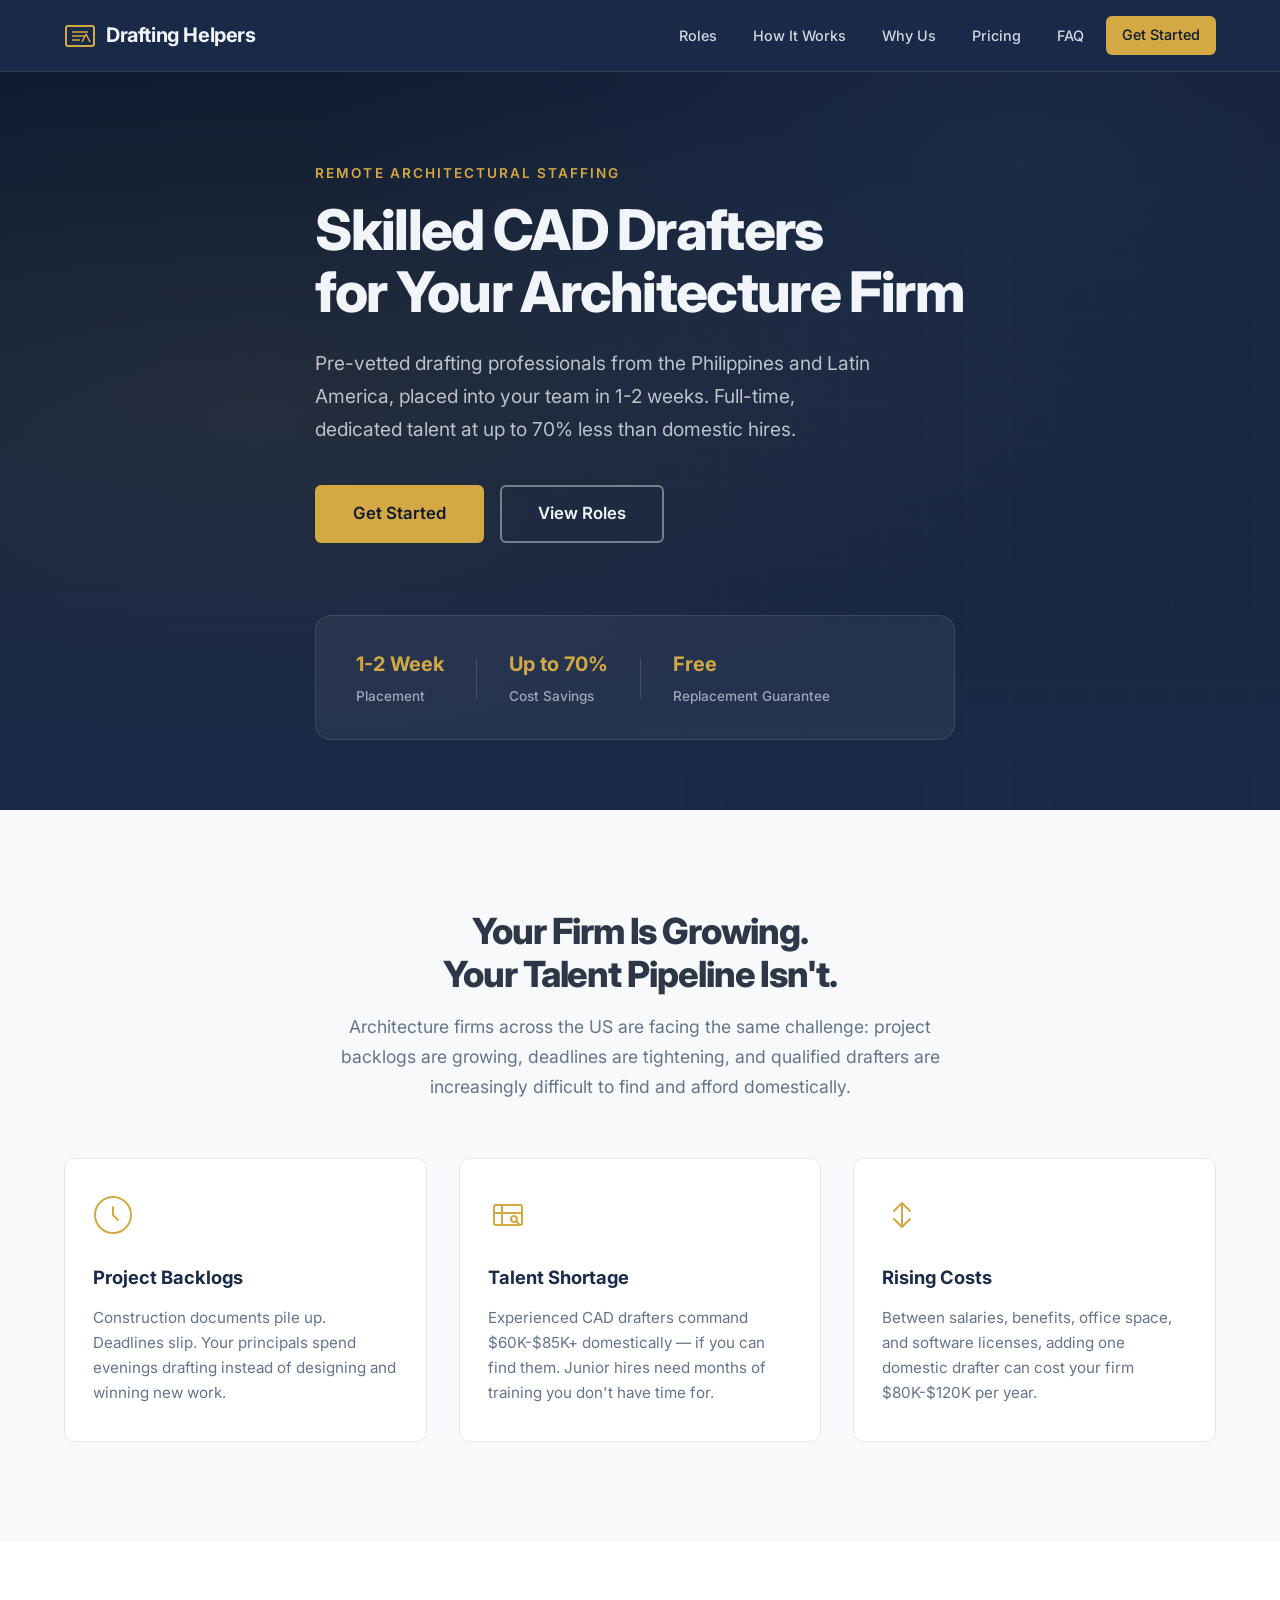
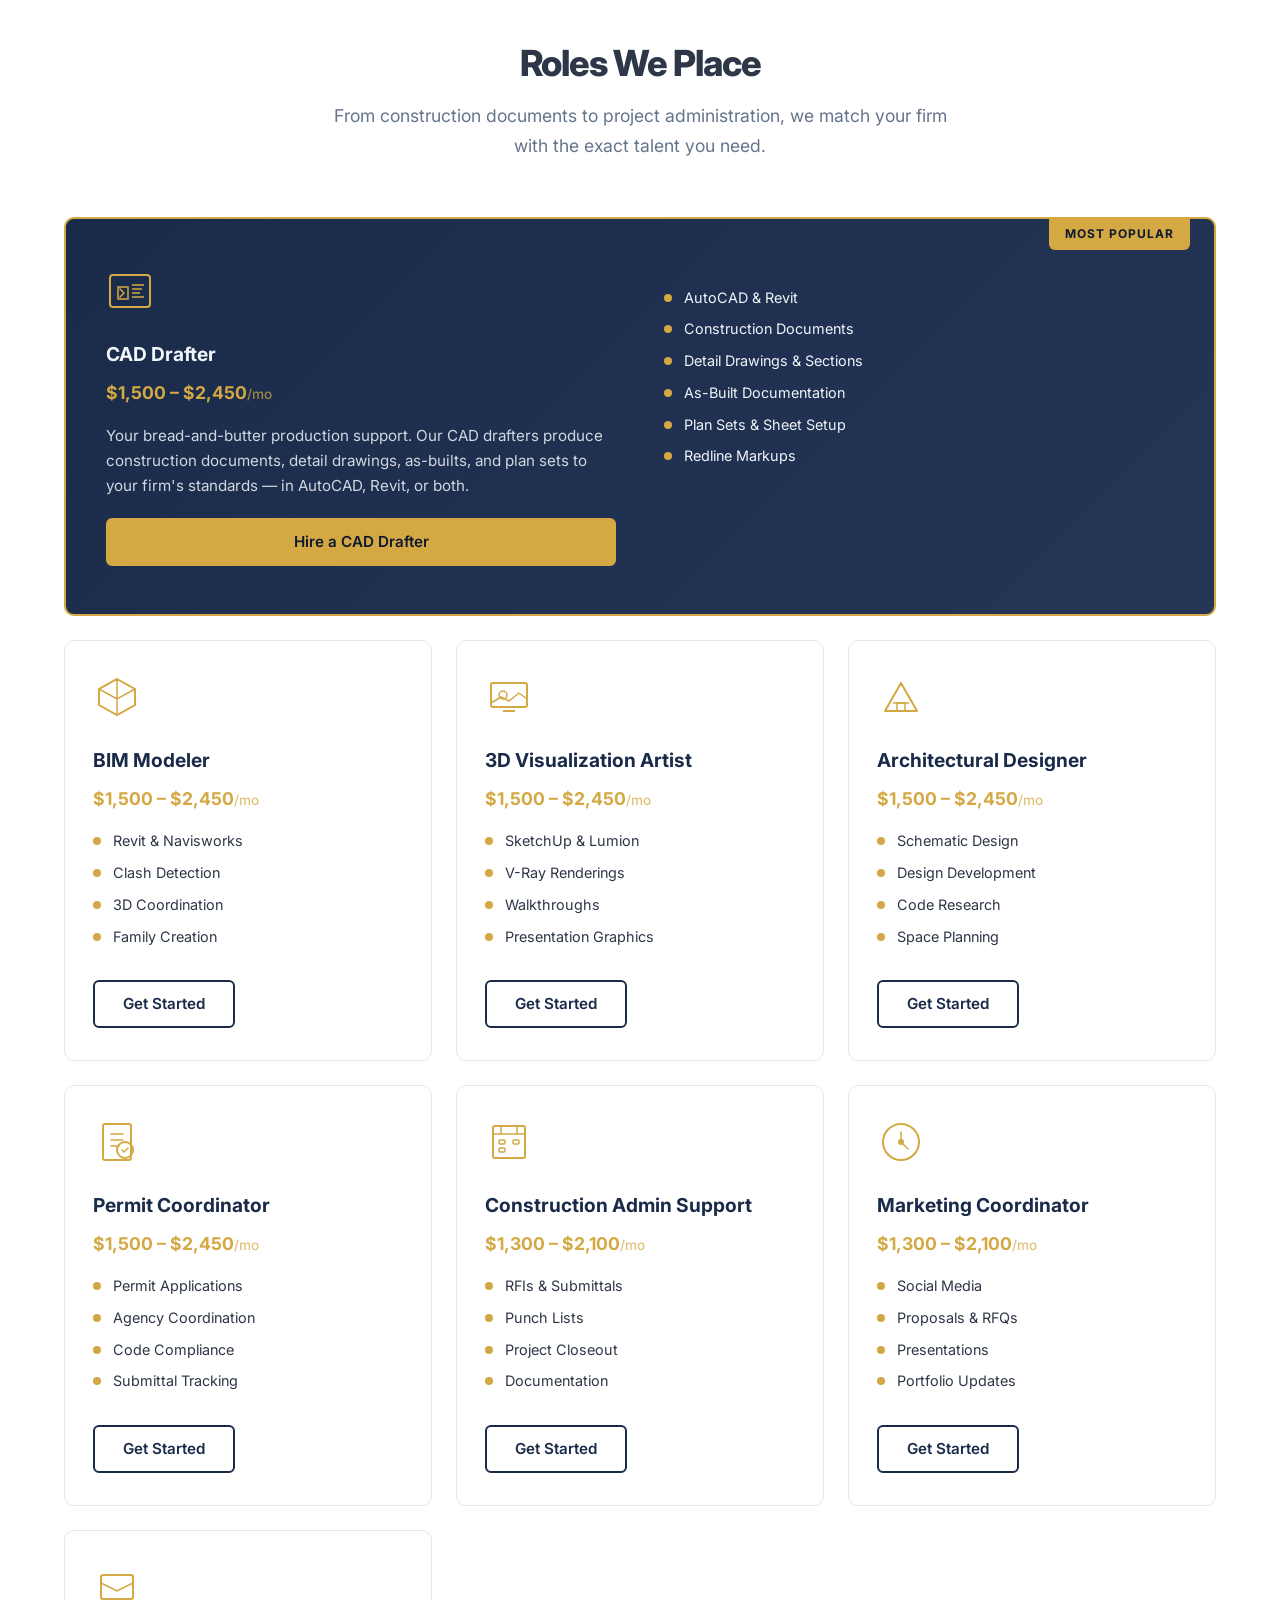
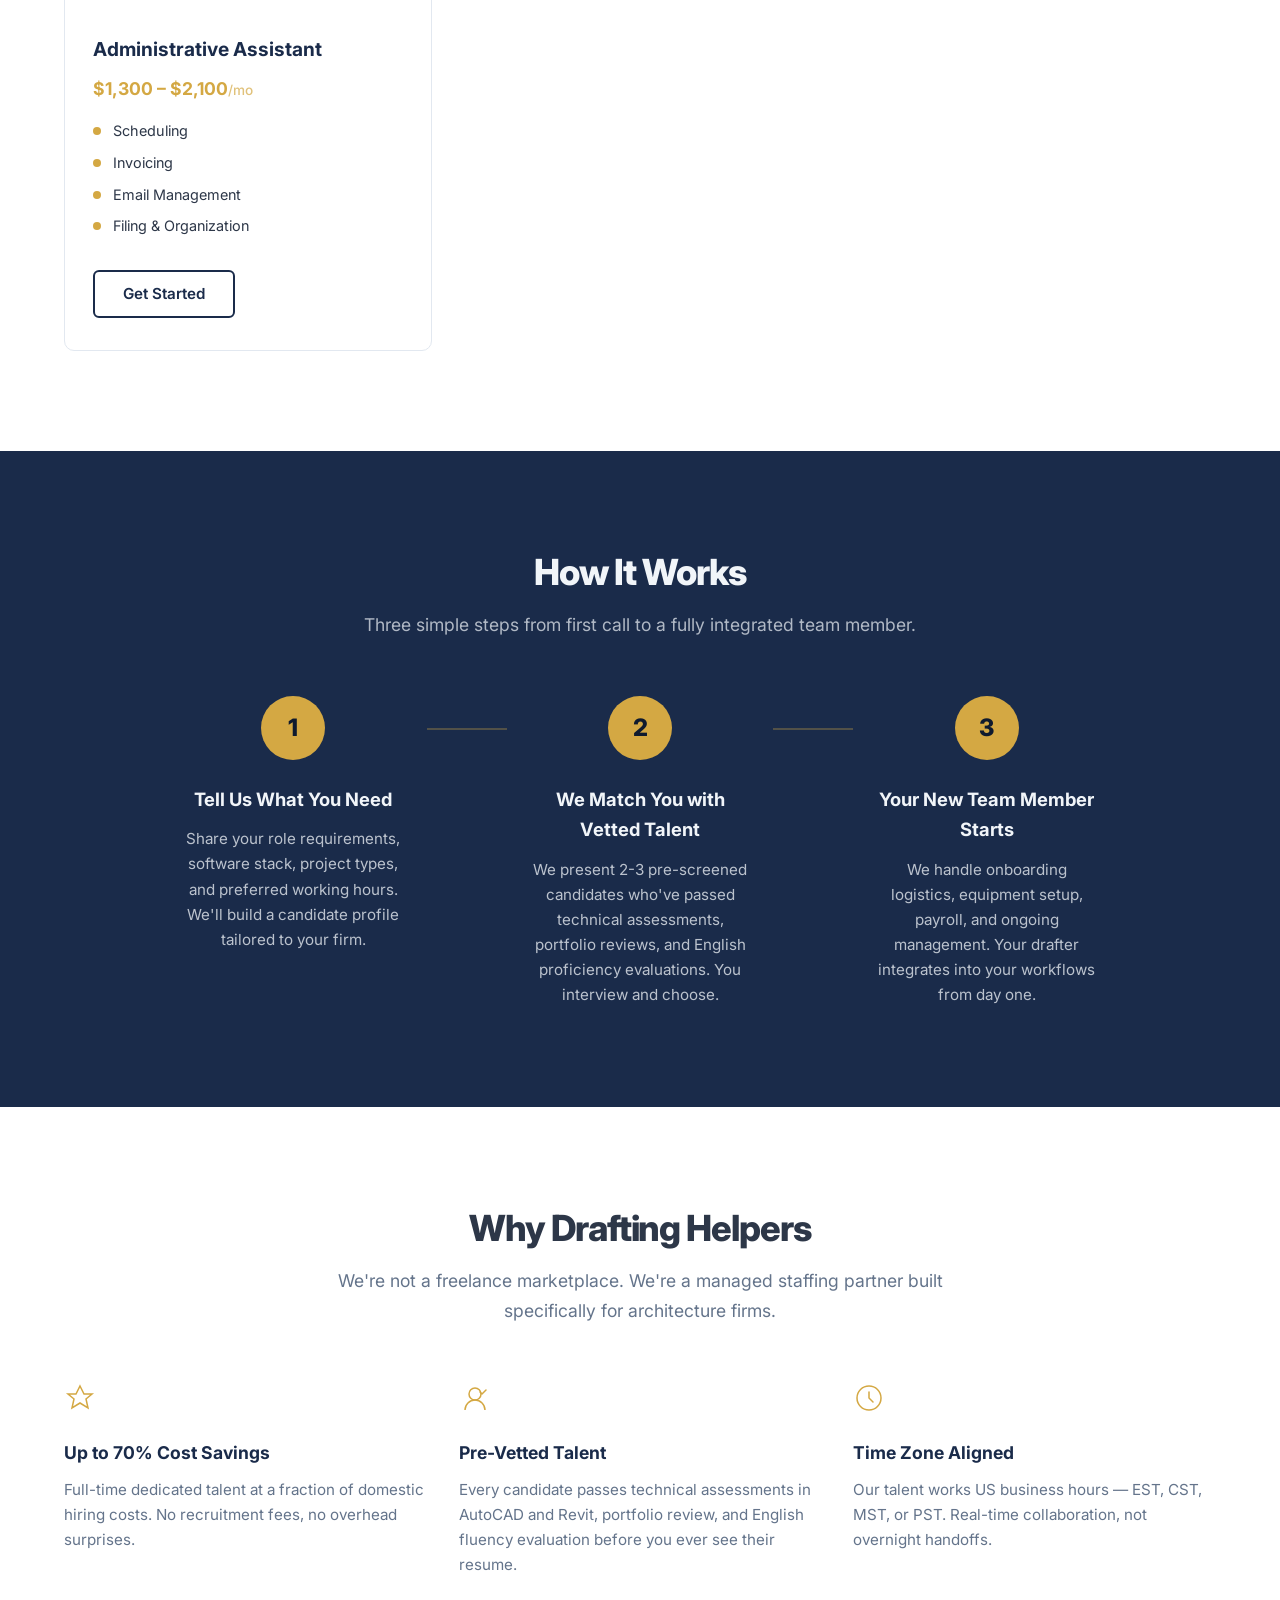
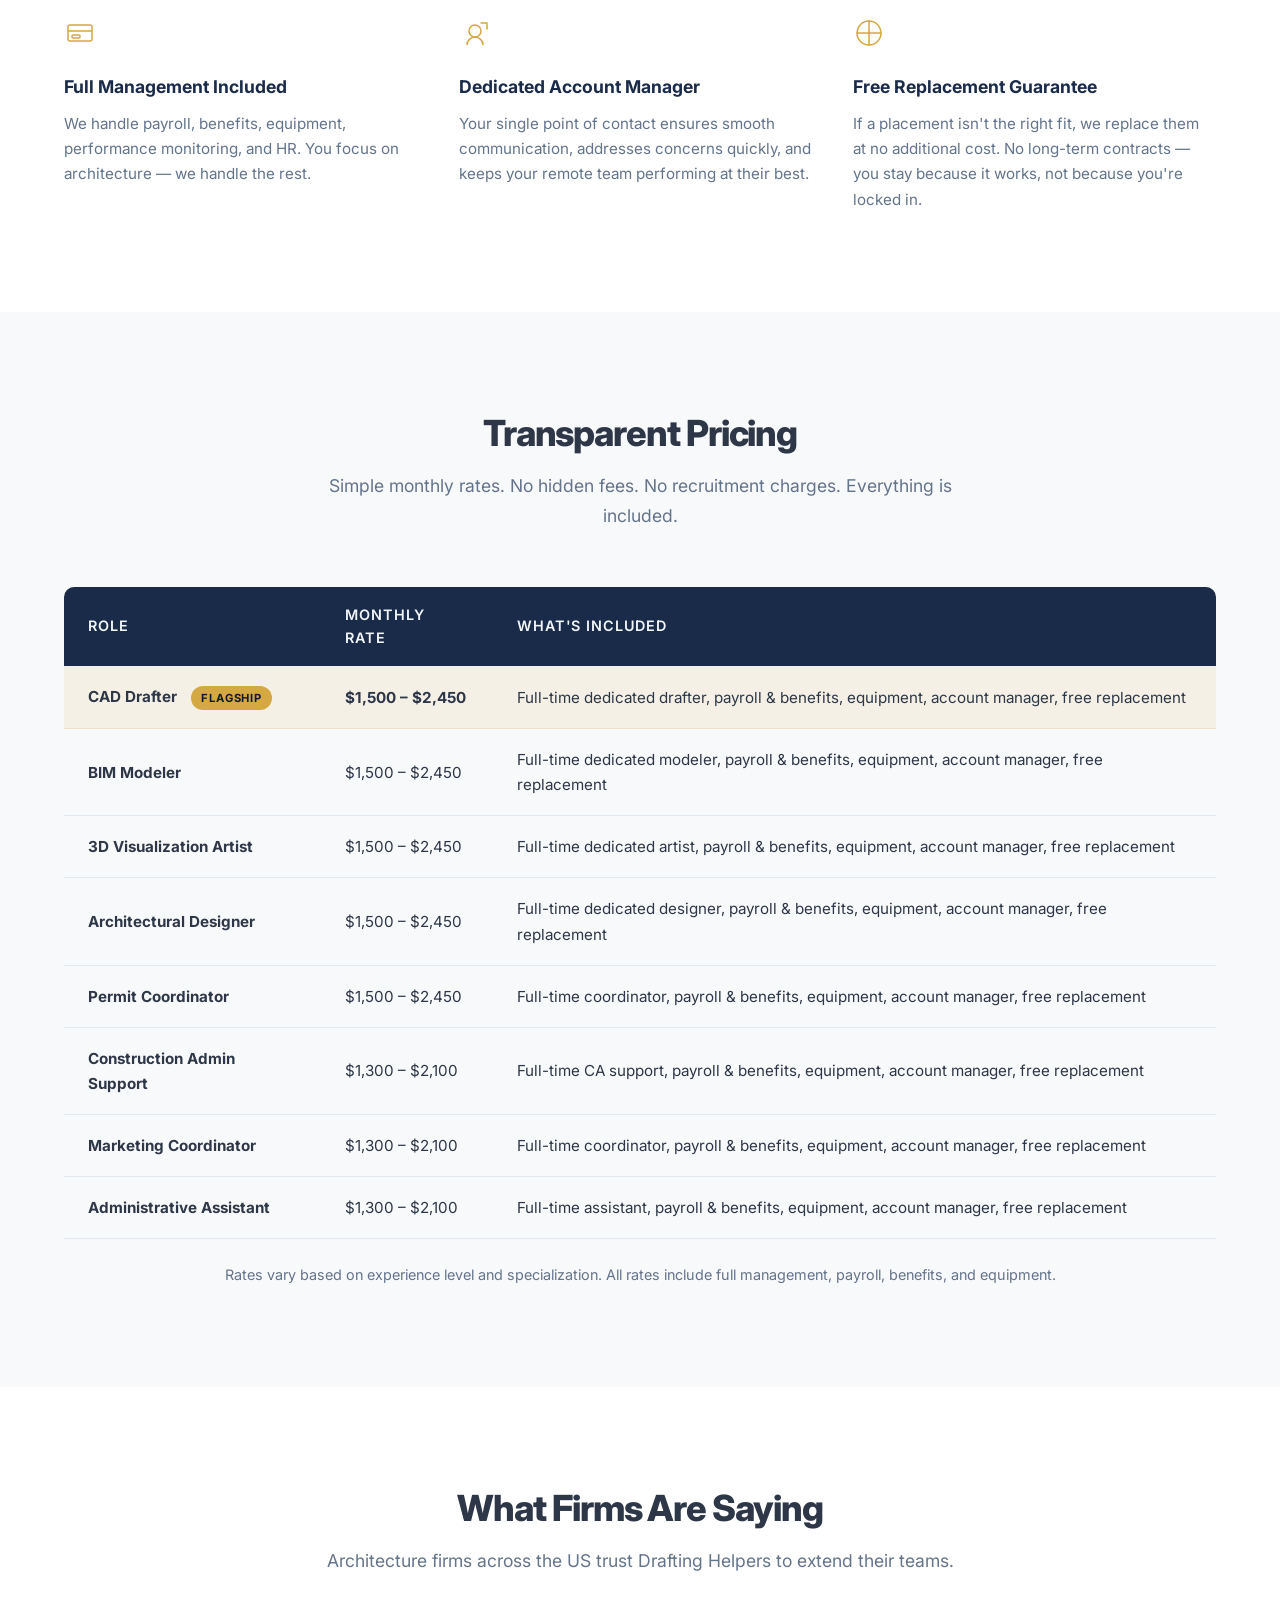
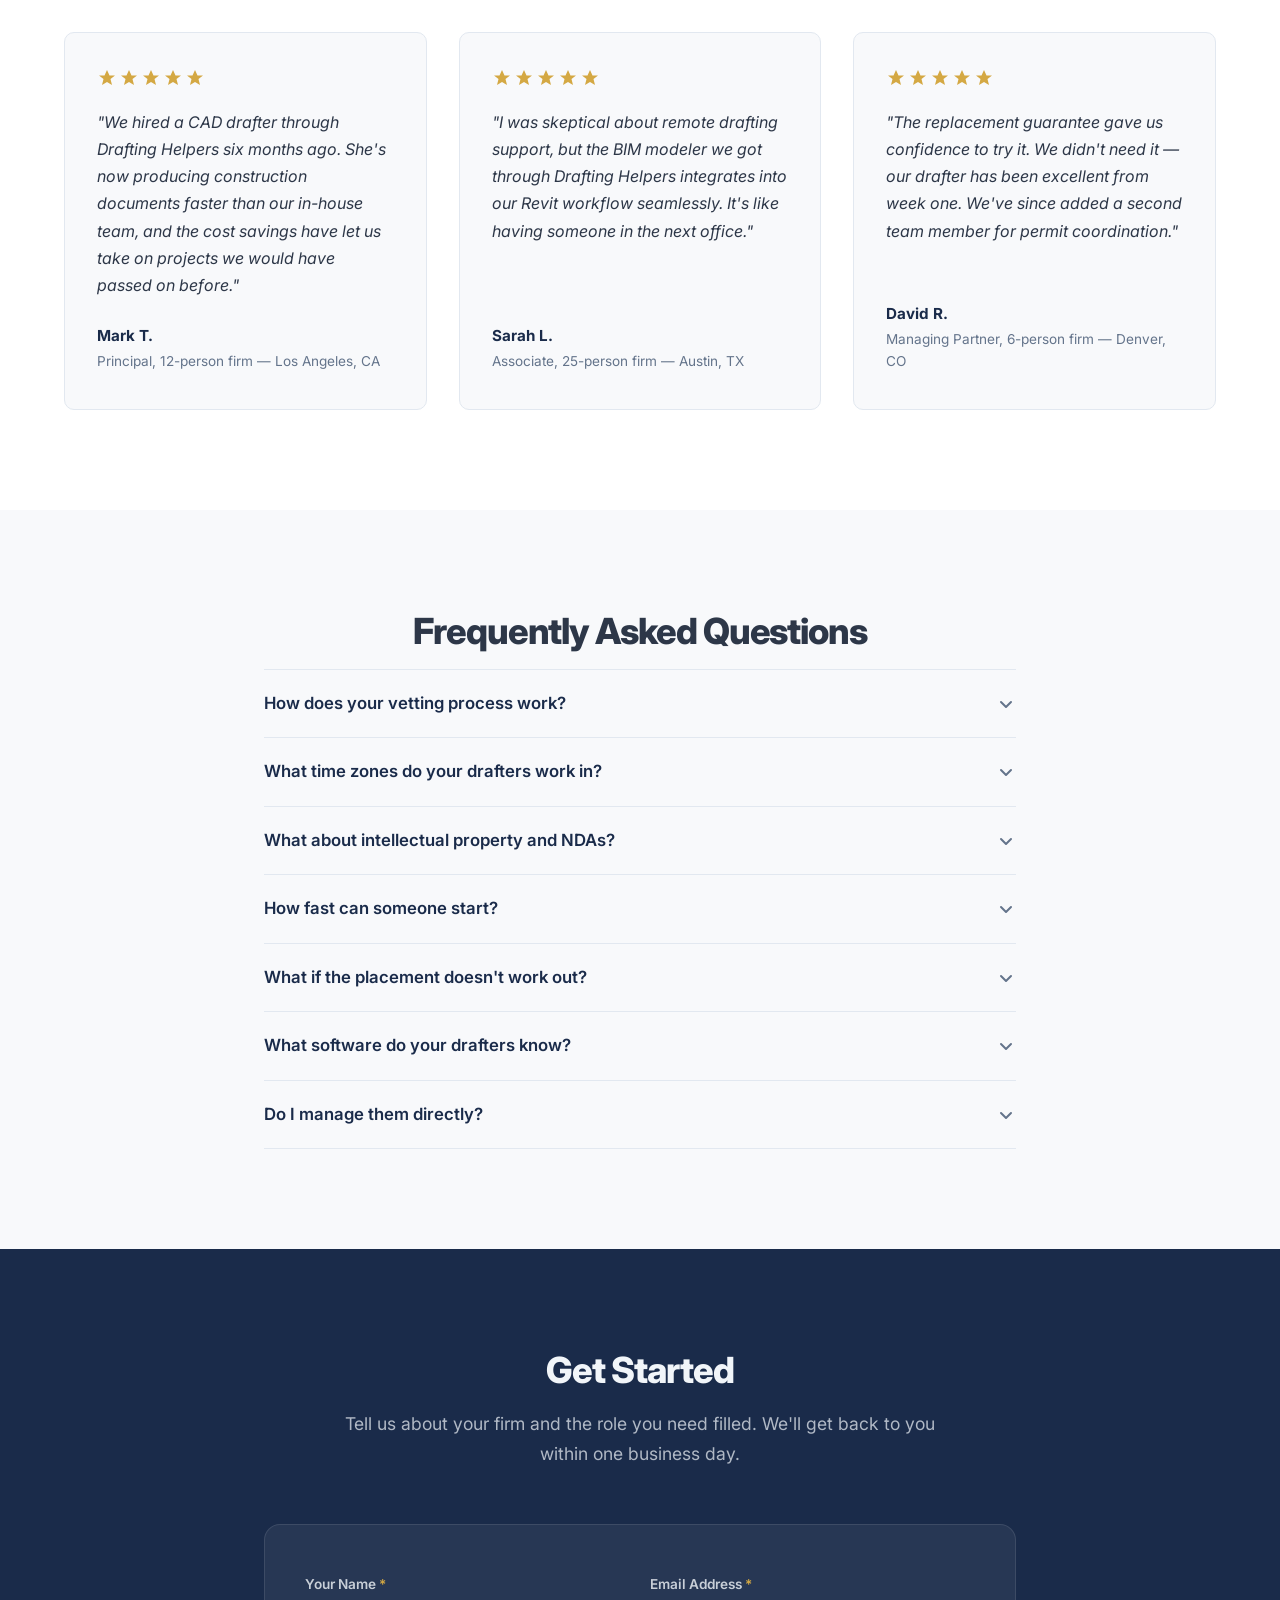
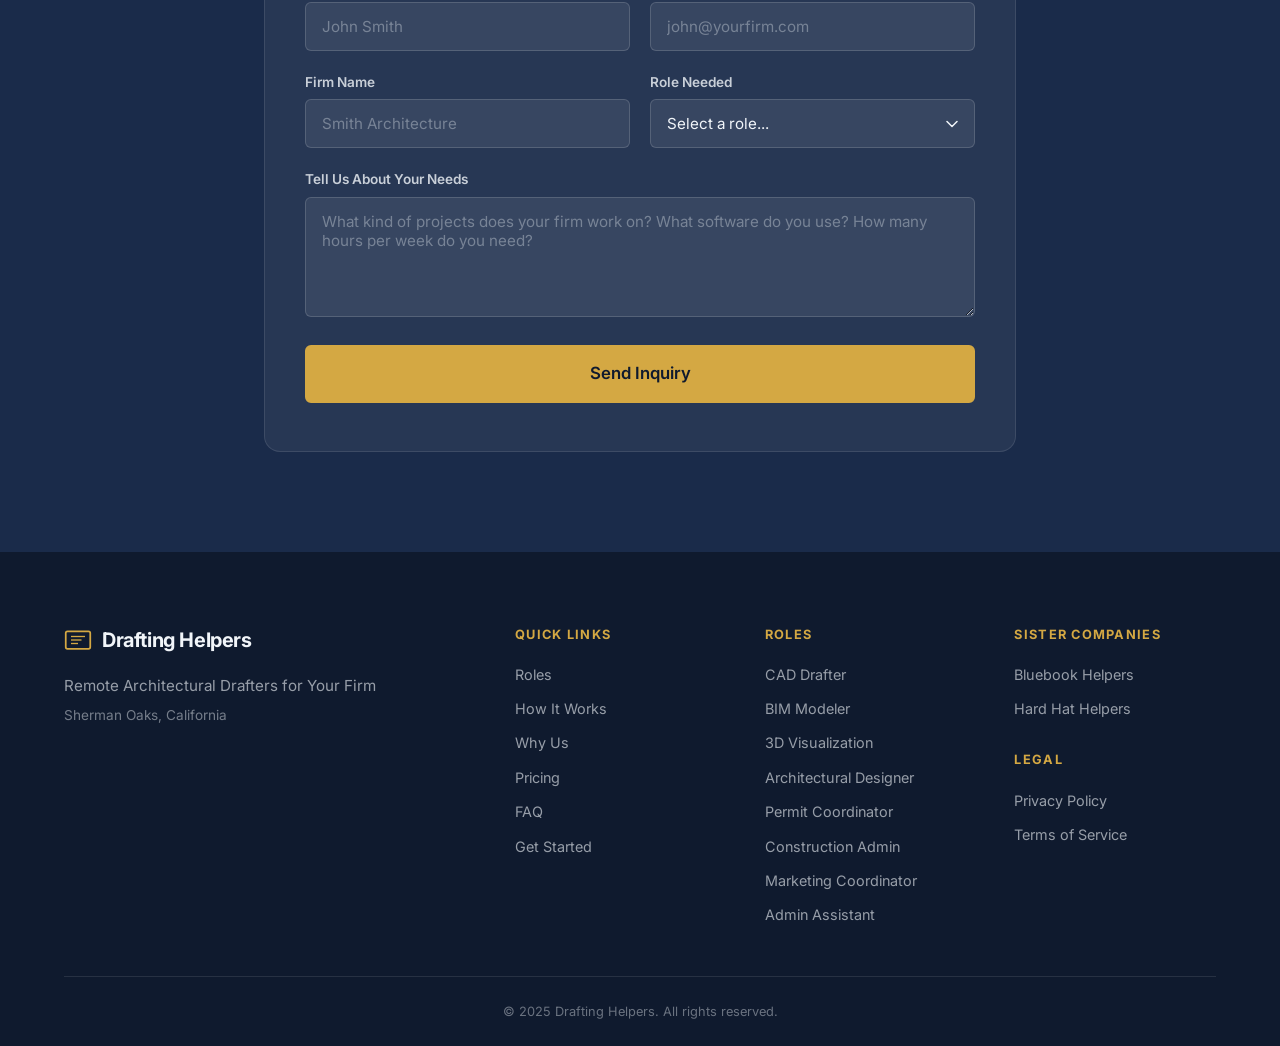
<file: index.html>
<!DOCTYPE html>
<html lang="en">
<head>
    <meta charset="UTF-8">
    <meta name="viewport" content="width=device-width, initial-scale=1.0">
    <meta name="description" content="Drafting Helpers places pre-vetted remote architectural drafters from the Philippines and Latin America into US architecture firms. Save up to 70% on staffing costs.">
    <meta name="keywords" content="remote CAD drafter, architectural staffing, offshore drafting, AutoCAD drafter, Revit drafter, BIM modeler, architectural staffing agency">
    <title>Drafting Helpers — Remote Architectural Drafters for Your Firm</title>
    <link rel="preconnect" href="https://fonts.googleapis.com">
    <link rel="preconnect" href="https://fonts.gstatic.com" crossorigin>
    <link href="https://fonts.googleapis.com/css2?family=Inter:wght@400;500;600;700;800&display=swap" rel="stylesheet">
    <link rel="stylesheet" href="styles.css">
    <script src="https://analytics.ahrefs.com/analytics.js" data-key="Du8irsY70fPgwYqbAcaQ8g" async></script>
</head>
<body>
    <!-- Navigation -->
    <nav class="nav" id="nav" role="navigation" aria-label="Main navigation">
        <div class="nav__container">
            <a href="#" class="nav__logo" aria-label="Drafting Helpers home">
                <svg class="nav__logo-icon" width="32" height="32" viewBox="0 0 32 32" fill="none" aria-hidden="true">
                    <rect x="2" y="6" width="28" height="20" rx="2" stroke="#d4a843" stroke-width="2" fill="none"/>
                    <line x1="8" y1="12" x2="24" y2="12" stroke="#d4a843" stroke-width="1.5"/>
                    <line x1="8" y1="16" x2="20" y2="16" stroke="#d4a843" stroke-width="1.5"/>
                    <line x1="8" y1="20" x2="16" y2="20" stroke="#d4a843" stroke-width="1.5"/>
                    <line x1="22" y1="14" x2="26" y2="22" stroke="#d4a843" stroke-width="1.5"/>
                    <line x1="22" y1="14" x2="18" y2="22" stroke="#d4a843" stroke-width="1.5"/>
                </svg>
                <span>Drafting Helpers</span>
            </a>
            <button class="nav__toggle" id="navToggle" aria-label="Toggle menu" aria-expanded="false">
                <span class="nav__toggle-bar"></span>
                <span class="nav__toggle-bar"></span>
                <span class="nav__toggle-bar"></span>
            </button>
            <ul class="nav__links" id="navLinks" role="list">
                <li><a href="#roles">Roles</a></li>
                <li><a href="#how-it-works">How It Works</a></li>
                <li><a href="#why-us">Why Us</a></li>
                <li><a href="#pricing">Pricing</a></li>
                <li><a href="#faq">FAQ</a></li>
                <li><a href="#contact" class="btn btn--nav">Get Started</a></li>
            </ul>
        </div>
    </nav>

    <!-- Hero -->
    <header class="hero" id="hero">
        <div class="hero__bg" aria-hidden="true"></div>
        <div class="container hero__content">
            <div class="hero__text">
                <p class="hero__eyebrow">Remote Architectural Staffing</p>
                <h1 class="hero__title">Skilled CAD Drafters<br>for Your Architecture Firm</h1>
                <p class="hero__subtitle">Pre-vetted drafting professionals from the Philippines and Latin America, placed into your team in 1-2 weeks. Full-time, dedicated talent at up to 70% less than domestic hires.</p>
                <div class="hero__ctas">
                    <a href="#contact" class="btn btn--primary btn--lg">Get Started</a>
                    <a href="#roles" class="btn btn--outline btn--lg">View Roles</a>
                </div>
            </div>
            <div class="hero__stats">
                <div class="hero__stat">
                    <span class="hero__stat-value">1-2 Week</span>
                    <span class="hero__stat-label">Placement</span>
                </div>
                <div class="hero__stat-divider" aria-hidden="true"></div>
                <div class="hero__stat">
                    <span class="hero__stat-value">Up to 70%</span>
                    <span class="hero__stat-label">Cost Savings</span>
                </div>
                <div class="hero__stat-divider" aria-hidden="true"></div>
                <div class="hero__stat">
                    <span class="hero__stat-value">Free</span>
                    <span class="hero__stat-label">Replacement Guarantee</span>
                </div>
            </div>
        </div>
    </header>

    <!-- Problem -->
    <section class="section section--light" id="problem">
        <div class="container">
            <div class="problem">
                <div class="problem__text">
                    <h2 class="section__title">Your Firm Is Growing.<br>Your Talent Pipeline Isn't.</h2>
                    <p class="section__subtitle">Architecture firms across the US are facing the same challenge: project backlogs are growing, deadlines are tightening, and qualified drafters are increasingly difficult to find and afford domestically.</p>
                </div>
                <div class="problem__cards">
                    <div class="problem__card">
                        <div class="problem__card-icon" aria-hidden="true">
                            <svg width="40" height="40" viewBox="0 0 40 40" fill="none"><circle cx="20" cy="20" r="18" stroke="#d4a843" stroke-width="2"/><path d="M20 12v8l5 5" stroke="#d4a843" stroke-width="2" stroke-linecap="round"/></svg>
                        </div>
                        <h3>Project Backlogs</h3>
                        <p>Construction documents pile up. Deadlines slip. Your principals spend evenings drafting instead of designing and winning new work.</p>
                    </div>
                    <div class="problem__card">
                        <div class="problem__card-icon" aria-hidden="true">
                            <svg width="40" height="40" viewBox="0 0 40 40" fill="none"><rect x="6" y="10" width="28" height="20" rx="2" stroke="#d4a843" stroke-width="2"/><path d="M6 18h28M14 10v20" stroke="#d4a843" stroke-width="2"/><circle cx="26" cy="24" r="3" stroke="#d4a843" stroke-width="2"/><line x1="28.1" y1="26.1" x2="31" y2="29" stroke="#d4a843" stroke-width="2" stroke-linecap="round"/></svg>
                        </div>
                        <h3>Talent Shortage</h3>
                        <p>Experienced CAD drafters command $60K-$85K+ domestically — if you can find them. Junior hires need months of training you don't have time for.</p>
                    </div>
                    <div class="problem__card">
                        <div class="problem__card-icon" aria-hidden="true">
                            <svg width="40" height="40" viewBox="0 0 40 40" fill="none"><path d="M20 8v24M12 16l8-8 8 8M12 24l8 8 8-8" stroke="#d4a843" stroke-width="2" stroke-linecap="round" stroke-linejoin="round"/></svg>
                        </div>
                        <h3>Rising Costs</h3>
                        <p>Between salaries, benefits, office space, and software licenses, adding one domestic drafter can cost your firm $80K-$120K per year.</p>
                    </div>
                </div>
            </div>
        </div>
    </section>

    <!-- Roles -->
    <section class="section" id="roles">
        <div class="container">
            <h2 class="section__title">Roles We Place</h2>
            <p class="section__subtitle">From construction documents to project administration, we match your firm with the exact talent you need.</p>
            <div class="roles__grid">
                <!-- CAD Drafter — Featured -->
                <div class="role-card role-card--featured">
                    <div class="role-card__badge">Most Popular</div>
                    <div class="role-card__icon" aria-hidden="true">
                        <svg width="48" height="48" viewBox="0 0 48 48" fill="none"><rect x="4" y="8" width="40" height="32" rx="3" stroke="currentColor" stroke-width="2"/><path d="M12 20h10v12H12z" stroke="currentColor" stroke-width="1.5"/><path d="M14 22l4 4-4 4" stroke="currentColor" stroke-width="1.5" stroke-linecap="round" stroke-linejoin="round"/><line x1="26" y1="18" x2="38" y2="18" stroke="currentColor" stroke-width="1.5"/><line x1="26" y1="22" x2="36" y2="22" stroke="currentColor" stroke-width="1.5"/><line x1="26" y1="26" x2="34" y2="26" stroke="currentColor" stroke-width="1.5"/><line x1="26" y1="30" x2="38" y2="30" stroke="currentColor" stroke-width="1.5"/></svg>
                    </div>
                    <h3 class="role-card__title">CAD Drafter</h3>
                    <p class="role-card__price">$1,500 – $2,450<span>/mo</span></p>
                    <p class="role-card__desc">Your bread-and-butter production support. Our CAD drafters produce construction documents, detail drawings, as-builts, and plan sets to your firm's standards — in AutoCAD, Revit, or both.</p>
                    <ul class="role-card__skills">
                        <li>AutoCAD & Revit</li>
                        <li>Construction Documents</li>
                        <li>Detail Drawings & Sections</li>
                        <li>As-Built Documentation</li>
                        <li>Plan Sets & Sheet Setup</li>
                        <li>Redline Markups</li>
                    </ul>
                    <a href="#contact" class="btn btn--primary">Hire a CAD Drafter</a>
                </div>

                <!-- BIM Modeler -->
                <div class="role-card">
                    <div class="role-card__icon" aria-hidden="true">
                        <svg width="48" height="48" viewBox="0 0 48 48" fill="none"><path d="M24 6l18 10v16L24 42 6 32V16L24 6z" stroke="currentColor" stroke-width="2"/><path d="M24 6v36M6 16l18 10 18-10" stroke="currentColor" stroke-width="1.5"/></svg>
                    </div>
                    <h3 class="role-card__title">BIM Modeler</h3>
                    <p class="role-card__price">$1,500 – $2,450<span>/mo</span></p>
                    <ul class="role-card__skills">
                        <li>Revit & Navisworks</li>
                        <li>Clash Detection</li>
                        <li>3D Coordination</li>
                        <li>Family Creation</li>
                    </ul>
                    <a href="#contact" class="btn btn--secondary">Get Started</a>
                </div>

                <!-- 3D Visualization -->
                <div class="role-card">
                    <div class="role-card__icon" aria-hidden="true">
                        <svg width="48" height="48" viewBox="0 0 48 48" fill="none"><rect x="6" y="10" width="36" height="24" rx="2" stroke="currentColor" stroke-width="2"/><circle cx="18" cy="22" r="4" stroke="currentColor" stroke-width="1.5"/><path d="M6 30l10-6 8 4 10-8 8 6" stroke="currentColor" stroke-width="1.5" stroke-linejoin="round"/><line x1="18" y1="38" x2="30" y2="38" stroke="currentColor" stroke-width="2"/></svg>
                    </div>
                    <h3 class="role-card__title">3D Visualization Artist</h3>
                    <p class="role-card__price">$1,500 – $2,450<span>/mo</span></p>
                    <ul class="role-card__skills">
                        <li>SketchUp & Lumion</li>
                        <li>V-Ray Renderings</li>
                        <li>Walkthroughs</li>
                        <li>Presentation Graphics</li>
                    </ul>
                    <a href="#contact" class="btn btn--secondary">Get Started</a>
                </div>

                <!-- Architectural Designer -->
                <div class="role-card">
                    <div class="role-card__icon" aria-hidden="true">
                        <svg width="48" height="48" viewBox="0 0 48 48" fill="none"><path d="M8 38L24 10l16 28H8z" stroke="currentColor" stroke-width="2" stroke-linejoin="round"/><line x1="16" y1="30" x2="32" y2="30" stroke="currentColor" stroke-width="1.5"/><rect x="20" y="30" width="8" height="8" stroke="currentColor" stroke-width="1.5"/></svg>
                    </div>
                    <h3 class="role-card__title">Architectural Designer</h3>
                    <p class="role-card__price">$1,500 – $2,450<span>/mo</span></p>
                    <ul class="role-card__skills">
                        <li>Schematic Design</li>
                        <li>Design Development</li>
                        <li>Code Research</li>
                        <li>Space Planning</li>
                    </ul>
                    <a href="#contact" class="btn btn--secondary">Get Started</a>
                </div>

                <!-- Permit Coordinator -->
                <div class="role-card">
                    <div class="role-card__icon" aria-hidden="true">
                        <svg width="48" height="48" viewBox="0 0 48 48" fill="none"><rect x="10" y="6" width="28" height="36" rx="2" stroke="currentColor" stroke-width="2"/><path d="M18 16h12M18 22h12M18 28h8" stroke="currentColor" stroke-width="1.5" stroke-linecap="round"/><circle cx="32" cy="32" r="8" stroke="currentColor" stroke-width="2"/><path d="M29 32l2 2 4-4" stroke="currentColor" stroke-width="1.5" stroke-linecap="round" stroke-linejoin="round"/></svg>
                    </div>
                    <h3 class="role-card__title">Permit Coordinator</h3>
                    <p class="role-card__price">$1,500 – $2,450<span>/mo</span></p>
                    <ul class="role-card__skills">
                        <li>Permit Applications</li>
                        <li>Agency Coordination</li>
                        <li>Code Compliance</li>
                        <li>Submittal Tracking</li>
                    </ul>
                    <a href="#contact" class="btn btn--secondary">Get Started</a>
                </div>

                <!-- Construction Admin -->
                <div class="role-card">
                    <div class="role-card__icon" aria-hidden="true">
                        <svg width="48" height="48" viewBox="0 0 48 48" fill="none"><rect x="8" y="8" width="32" height="32" rx="2" stroke="currentColor" stroke-width="2"/><path d="M8 16h32" stroke="currentColor" stroke-width="1.5"/><path d="M16 8v8M32 8v8" stroke="currentColor" stroke-width="1.5"/><rect x="14" y="22" width="6" height="4" rx="1" stroke="currentColor" stroke-width="1.5"/><rect x="28" y="22" width="6" height="4" rx="1" stroke="currentColor" stroke-width="1.5"/><rect x="14" y="30" width="6" height="4" rx="1" stroke="currentColor" stroke-width="1.5"/></svg>
                    </div>
                    <h3 class="role-card__title">Construction Admin Support</h3>
                    <p class="role-card__price">$1,300 – $2,100<span>/mo</span></p>
                    <ul class="role-card__skills">
                        <li>RFIs & Submittals</li>
                        <li>Punch Lists</li>
                        <li>Project Closeout</li>
                        <li>Documentation</li>
                    </ul>
                    <a href="#contact" class="btn btn--secondary">Get Started</a>
                </div>

                <!-- Marketing Coordinator -->
                <div class="role-card">
                    <div class="role-card__icon" aria-hidden="true">
                        <svg width="48" height="48" viewBox="0 0 48 48" fill="none"><circle cx="24" cy="24" r="18" stroke="currentColor" stroke-width="2"/><path d="M24 14v10l7 7" stroke="currentColor" stroke-width="1.5" stroke-linecap="round"/><circle cx="24" cy="24" r="3" fill="currentColor"/></svg>
                    </div>
                    <h3 class="role-card__title">Marketing Coordinator</h3>
                    <p class="role-card__price">$1,300 – $2,100<span>/mo</span></p>
                    <ul class="role-card__skills">
                        <li>Social Media</li>
                        <li>Proposals & RFQs</li>
                        <li>Presentations</li>
                        <li>Portfolio Updates</li>
                    </ul>
                    <a href="#contact" class="btn btn--secondary">Get Started</a>
                </div>

                <!-- Administrative Assistant -->
                <div class="role-card">
                    <div class="role-card__icon" aria-hidden="true">
                        <svg width="48" height="48" viewBox="0 0 48 48" fill="none"><rect x="8" y="12" width="32" height="24" rx="2" stroke="currentColor" stroke-width="2"/><path d="M8 20l16 8 16-8" stroke="currentColor" stroke-width="1.5"/></svg>
                    </div>
                    <h3 class="role-card__title">Administrative Assistant</h3>
                    <p class="role-card__price">$1,300 – $2,100<span>/mo</span></p>
                    <ul class="role-card__skills">
                        <li>Scheduling</li>
                        <li>Invoicing</li>
                        <li>Email Management</li>
                        <li>Filing & Organization</li>
                    </ul>
                    <a href="#contact" class="btn btn--secondary">Get Started</a>
                </div>
            </div>
        </div>
    </section>

    <!-- How It Works -->
    <section class="section section--dark" id="how-it-works">
        <div class="container">
            <h2 class="section__title">How It Works</h2>
            <p class="section__subtitle">Three simple steps from first call to a fully integrated team member.</p>
            <div class="steps">
                <div class="step">
                    <div class="step__number" aria-hidden="true">1</div>
                    <h3 class="step__title">Tell Us What You Need</h3>
                    <p class="step__desc">Share your role requirements, software stack, project types, and preferred working hours. We'll build a candidate profile tailored to your firm.</p>
                </div>
                <div class="step__connector" aria-hidden="true"></div>
                <div class="step">
                    <div class="step__number" aria-hidden="true">2</div>
                    <h3 class="step__title">We Match You with Vetted Talent</h3>
                    <p class="step__desc">We present 2-3 pre-screened candidates who've passed technical assessments, portfolio reviews, and English proficiency evaluations. You interview and choose.</p>
                </div>
                <div class="step__connector" aria-hidden="true"></div>
                <div class="step">
                    <div class="step__number" aria-hidden="true">3</div>
                    <h3 class="step__title">Your New Team Member Starts</h3>
                    <p class="step__desc">We handle onboarding logistics, equipment setup, payroll, and ongoing management. Your drafter integrates into your workflows from day one.</p>
                </div>
            </div>
        </div>
    </section>

    <!-- Why Us -->
    <section class="section" id="why-us">
        <div class="container">
            <h2 class="section__title">Why Drafting Helpers</h2>
            <p class="section__subtitle">We're not a freelance marketplace. We're a managed staffing partner built specifically for architecture firms.</p>
            <div class="benefits__grid">
                <div class="benefit">
                    <div class="benefit__icon" aria-hidden="true">
                        <svg width="32" height="32" viewBox="0 0 32 32" fill="none"><path d="M16 4l4 8h8l-6 5 2 9-8-5-8 5 2-9-6-5h8l4-8z" stroke="#d4a843" stroke-width="1.5" fill="none"/></svg>
                    </div>
                    <h3 class="benefit__title">Up to 70% Cost Savings</h3>
                    <p>Full-time dedicated talent at a fraction of domestic hiring costs. No recruitment fees, no overhead surprises.</p>
                </div>
                <div class="benefit">
                    <div class="benefit__icon" aria-hidden="true">
                        <svg width="32" height="32" viewBox="0 0 32 32" fill="none"><circle cx="16" cy="12" r="6" stroke="#d4a843" stroke-width="1.5"/><path d="M6 28c0-5.5 4.5-10 10-10s10 4.5 10 10" stroke="#d4a843" stroke-width="1.5"/><path d="M21 10l2 2 4-4" stroke="#d4a843" stroke-width="1.5" stroke-linecap="round" stroke-linejoin="round"/></svg>
                    </div>
                    <h3 class="benefit__title">Pre-Vetted Talent</h3>
                    <p>Every candidate passes technical assessments in AutoCAD and Revit, portfolio review, and English fluency evaluation before you ever see their resume.</p>
                </div>
                <div class="benefit">
                    <div class="benefit__icon" aria-hidden="true">
                        <svg width="32" height="32" viewBox="0 0 32 32" fill="none"><circle cx="16" cy="16" r="12" stroke="#d4a843" stroke-width="1.5"/><path d="M16 10v6l4 4" stroke="#d4a843" stroke-width="1.5" stroke-linecap="round"/></svg>
                    </div>
                    <h3 class="benefit__title">Time Zone Aligned</h3>
                    <p>Our talent works US business hours — EST, CST, MST, or PST. Real-time collaboration, not overnight handoffs.</p>
                </div>
                <div class="benefit">
                    <div class="benefit__icon" aria-hidden="true">
                        <svg width="32" height="32" viewBox="0 0 32 32" fill="none"><rect x="4" y="8" width="24" height="16" rx="2" stroke="#d4a843" stroke-width="1.5"/><path d="M4 14h24" stroke="#d4a843" stroke-width="1.5"/><rect x="8" y="18" width="8" height="3" rx="1" stroke="#d4a843" stroke-width="1.5"/></svg>
                    </div>
                    <h3 class="benefit__title">Full Management Included</h3>
                    <p>We handle payroll, benefits, equipment, performance monitoring, and HR. You focus on architecture — we handle the rest.</p>
                </div>
                <div class="benefit">
                    <div class="benefit__icon" aria-hidden="true">
                        <svg width="32" height="32" viewBox="0 0 32 32" fill="none"><circle cx="16" cy="14" r="6" stroke="#d4a843" stroke-width="1.5"/><path d="M8 28c0-4.4 3.6-8 8-8s8 3.6 8 8" stroke="#d4a843" stroke-width="1.5"/><path d="M22 6h6v6" stroke="#d4a843" stroke-width="1.5" stroke-linecap="round" stroke-linejoin="round"/></svg>
                    </div>
                    <h3 class="benefit__title">Dedicated Account Manager</h3>
                    <p>Your single point of contact ensures smooth communication, addresses concerns quickly, and keeps your remote team performing at their best.</p>
                </div>
                <div class="benefit">
                    <div class="benefit__icon" aria-hidden="true">
                        <svg width="32" height="32" viewBox="0 0 32 32" fill="none"><path d="M16 4v24M4 16h24" stroke="#d4a843" stroke-width="1.5" stroke-linecap="round"/><circle cx="16" cy="16" r="12" stroke="#d4a843" stroke-width="1.5"/><path d="M12 12l8 8M20 12l-8 8" stroke="#d4a843" stroke-width="0.75" opacity="0.3"/></svg>
                    </div>
                    <h3 class="benefit__title">Free Replacement Guarantee</h3>
                    <p>If a placement isn't the right fit, we replace them at no additional cost. No long-term contracts — you stay because it works, not because you're locked in.</p>
                </div>
            </div>
        </div>
    </section>

    <!-- Pricing -->
    <section class="section section--light" id="pricing">
        <div class="container">
            <h2 class="section__title">Transparent Pricing</h2>
            <p class="section__subtitle">Simple monthly rates. No hidden fees. No recruitment charges. Everything is included.</p>
            <div class="pricing__table-wrap">
                <table class="pricing__table">
                    <thead>
                        <tr>
                            <th>Role</th>
                            <th>Monthly Rate</th>
                            <th>What's Included</th>
                        </tr>
                    </thead>
                    <tbody>
                        <tr class="pricing__row--featured">
                            <td>
                                <strong>CAD Drafter</strong>
                                <span class="pricing__badge">Flagship</span>
                            </td>
                            <td><strong>$1,500 – $2,450</strong></td>
                            <td>Full-time dedicated drafter, payroll & benefits, equipment, account manager, free replacement</td>
                        </tr>
                        <tr>
                            <td><strong>BIM Modeler</strong></td>
                            <td>$1,500 – $2,450</td>
                            <td>Full-time dedicated modeler, payroll & benefits, equipment, account manager, free replacement</td>
                        </tr>
                        <tr>
                            <td><strong>3D Visualization Artist</strong></td>
                            <td>$1,500 – $2,450</td>
                            <td>Full-time dedicated artist, payroll & benefits, equipment, account manager, free replacement</td>
                        </tr>
                        <tr>
                            <td><strong>Architectural Designer</strong></td>
                            <td>$1,500 – $2,450</td>
                            <td>Full-time dedicated designer, payroll & benefits, equipment, account manager, free replacement</td>
                        </tr>
                        <tr>
                            <td><strong>Permit Coordinator</strong></td>
                            <td>$1,500 – $2,450</td>
                            <td>Full-time coordinator, payroll & benefits, equipment, account manager, free replacement</td>
                        </tr>
                        <tr>
                            <td><strong>Construction Admin Support</strong></td>
                            <td>$1,300 – $2,100</td>
                            <td>Full-time CA support, payroll & benefits, equipment, account manager, free replacement</td>
                        </tr>
                        <tr>
                            <td><strong>Marketing Coordinator</strong></td>
                            <td>$1,300 – $2,100</td>
                            <td>Full-time coordinator, payroll & benefits, equipment, account manager, free replacement</td>
                        </tr>
                        <tr>
                            <td><strong>Administrative Assistant</strong></td>
                            <td>$1,300 – $2,100</td>
                            <td>Full-time assistant, payroll & benefits, equipment, account manager, free replacement</td>
                        </tr>
                    </tbody>
                </table>
            </div>
            <p class="pricing__note">Rates vary based on experience level and specialization. All rates include full management, payroll, benefits, and equipment.</p>
        </div>
    </section>

    <!-- Testimonials -->
    <section class="section" id="testimonials">
        <div class="container">
            <h2 class="section__title">What Firms Are Saying</h2>
            <p class="section__subtitle">Architecture firms across the US trust Drafting Helpers to extend their teams.</p>
            <div class="testimonials__grid">
                <div class="testimonial">
                    <div class="testimonial__stars" aria-label="5 out of 5 stars">
                        <svg width="20" height="20" viewBox="0 0 20 20" fill="#d4a843" aria-hidden="true"><path d="M10 1l2.5 5.5H18l-4.5 3.5 1.5 6L10 13l-5 3 1.5-6L2 6.5h5.5z"/></svg>
                        <svg width="20" height="20" viewBox="0 0 20 20" fill="#d4a843" aria-hidden="true"><path d="M10 1l2.5 5.5H18l-4.5 3.5 1.5 6L10 13l-5 3 1.5-6L2 6.5h5.5z"/></svg>
                        <svg width="20" height="20" viewBox="0 0 20 20" fill="#d4a843" aria-hidden="true"><path d="M10 1l2.5 5.5H18l-4.5 3.5 1.5 6L10 13l-5 3 1.5-6L2 6.5h5.5z"/></svg>
                        <svg width="20" height="20" viewBox="0 0 20 20" fill="#d4a843" aria-hidden="true"><path d="M10 1l2.5 5.5H18l-4.5 3.5 1.5 6L10 13l-5 3 1.5-6L2 6.5h5.5z"/></svg>
                        <svg width="20" height="20" viewBox="0 0 20 20" fill="#d4a843" aria-hidden="true"><path d="M10 1l2.5 5.5H18l-4.5 3.5 1.5 6L10 13l-5 3 1.5-6L2 6.5h5.5z"/></svg>
                    </div>
                    <blockquote class="testimonial__quote">"We hired a CAD drafter through Drafting Helpers six months ago. She's now producing construction documents faster than our in-house team, and the cost savings have let us take on projects we would have passed on before."</blockquote>
                    <div class="testimonial__author">
                        <strong>Mark T.</strong>
                        <span>Principal, 12-person firm — Los Angeles, CA</span>
                    </div>
                </div>
                <div class="testimonial">
                    <div class="testimonial__stars" aria-label="5 out of 5 stars">
                        <svg width="20" height="20" viewBox="0 0 20 20" fill="#d4a843" aria-hidden="true"><path d="M10 1l2.5 5.5H18l-4.5 3.5 1.5 6L10 13l-5 3 1.5-6L2 6.5h5.5z"/></svg>
                        <svg width="20" height="20" viewBox="0 0 20 20" fill="#d4a843" aria-hidden="true"><path d="M10 1l2.5 5.5H18l-4.5 3.5 1.5 6L10 13l-5 3 1.5-6L2 6.5h5.5z"/></svg>
                        <svg width="20" height="20" viewBox="0 0 20 20" fill="#d4a843" aria-hidden="true"><path d="M10 1l2.5 5.5H18l-4.5 3.5 1.5 6L10 13l-5 3 1.5-6L2 6.5h5.5z"/></svg>
                        <svg width="20" height="20" viewBox="0 0 20 20" fill="#d4a843" aria-hidden="true"><path d="M10 1l2.5 5.5H18l-4.5 3.5 1.5 6L10 13l-5 3 1.5-6L2 6.5h5.5z"/></svg>
                        <svg width="20" height="20" viewBox="0 0 20 20" fill="#d4a843" aria-hidden="true"><path d="M10 1l2.5 5.5H18l-4.5 3.5 1.5 6L10 13l-5 3 1.5-6L2 6.5h5.5z"/></svg>
                    </div>
                    <blockquote class="testimonial__quote">"I was skeptical about remote drafting support, but the BIM modeler we got through Drafting Helpers integrates into our Revit workflow seamlessly. It's like having someone in the next office."</blockquote>
                    <div class="testimonial__author">
                        <strong>Sarah L.</strong>
                        <span>Associate, 25-person firm — Austin, TX</span>
                    </div>
                </div>
                <div class="testimonial">
                    <div class="testimonial__stars" aria-label="5 out of 5 stars">
                        <svg width="20" height="20" viewBox="0 0 20 20" fill="#d4a843" aria-hidden="true"><path d="M10 1l2.5 5.5H18l-4.5 3.5 1.5 6L10 13l-5 3 1.5-6L2 6.5h5.5z"/></svg>
                        <svg width="20" height="20" viewBox="0 0 20 20" fill="#d4a843" aria-hidden="true"><path d="M10 1l2.5 5.5H18l-4.5 3.5 1.5 6L10 13l-5 3 1.5-6L2 6.5h5.5z"/></svg>
                        <svg width="20" height="20" viewBox="0 0 20 20" fill="#d4a843" aria-hidden="true"><path d="M10 1l2.5 5.5H18l-4.5 3.5 1.5 6L10 13l-5 3 1.5-6L2 6.5h5.5z"/></svg>
                        <svg width="20" height="20" viewBox="0 0 20 20" fill="#d4a843" aria-hidden="true"><path d="M10 1l2.5 5.5H18l-4.5 3.5 1.5 6L10 13l-5 3 1.5-6L2 6.5h5.5z"/></svg>
                        <svg width="20" height="20" viewBox="0 0 20 20" fill="#d4a843" aria-hidden="true"><path d="M10 1l2.5 5.5H18l-4.5 3.5 1.5 6L10 13l-5 3 1.5-6L2 6.5h5.5z"/></svg>
                    </div>
                    <blockquote class="testimonial__quote">"The replacement guarantee gave us confidence to try it. We didn't need it — our drafter has been excellent from week one. We've since added a second team member for permit coordination."</blockquote>
                    <div class="testimonial__author">
                        <strong>David R.</strong>
                        <span>Managing Partner, 6-person firm — Denver, CO</span>
                    </div>
                </div>
            </div>
        </div>
    </section>

    <!-- FAQ -->
    <section class="section section--light" id="faq">
        <div class="container container--narrow">
            <h2 class="section__title">Frequently Asked Questions</h2>
            <div class="faq__list">
                <div class="faq__item">
                    <button class="faq__question" aria-expanded="false">
                        <span>How does your vetting process work?</span>
                        <svg class="faq__chevron" width="20" height="20" viewBox="0 0 20 20" fill="none" aria-hidden="true"><path d="M5 8l5 5 5-5" stroke="currentColor" stroke-width="2" stroke-linecap="round" stroke-linejoin="round"/></svg>
                    </button>
                    <div class="faq__answer" hidden>
                        <p>Every candidate goes through a multi-stage process: initial screening, technical skills assessment (AutoCAD, Revit, or role-specific software), portfolio review by our in-house architectural team, English proficiency evaluation, and a culture-fit interview. Only about 5% of applicants make it through to our talent pool.</p>
                    </div>
                </div>
                <div class="faq__item">
                    <button class="faq__question" aria-expanded="false">
                        <span>What time zones do your drafters work in?</span>
                        <svg class="faq__chevron" width="20" height="20" viewBox="0 0 20 20" fill="none" aria-hidden="true"><path d="M5 8l5 5 5-5" stroke="currentColor" stroke-width="2" stroke-linecap="round" stroke-linejoin="round"/></svg>
                    </button>
                    <div class="faq__answer" hidden>
                        <p>Our talent works during US business hours. Whether your firm is on Eastern, Central, Mountain, or Pacific time, your remote team member will overlap with your office hours for real-time collaboration. Most of our talent is in the Philippines or Latin America, where the time zone difference makes US daytime shifts natural.</p>
                    </div>
                </div>
                <div class="faq__item">
                    <button class="faq__question" aria-expanded="false">
                        <span>What about intellectual property and NDAs?</span>
                        <svg class="faq__chevron" width="20" height="20" viewBox="0 0 20 20" fill="none" aria-hidden="true"><path d="M5 8l5 5 5-5" stroke="currentColor" stroke-width="2" stroke-linecap="round" stroke-linejoin="round"/></svg>
                    </button>
                    <div class="faq__answer" hidden>
                        <p>All of our team members sign comprehensive NDAs and IP assignment agreements before they start. Your project files, client information, and proprietary processes remain yours. We also implement secure file-sharing protocols and can work within your firm's existing security requirements.</p>
                    </div>
                </div>
                <div class="faq__item">
                    <button class="faq__question" aria-expanded="false">
                        <span>How fast can someone start?</span>
                        <svg class="faq__chevron" width="20" height="20" viewBox="0 0 20 20" fill="none" aria-hidden="true"><path d="M5 8l5 5 5-5" stroke="currentColor" stroke-width="2" stroke-linecap="round" stroke-linejoin="round"/></svg>
                    </button>
                    <div class="faq__answer" hidden>
                        <p>Most placements are completed within 1-2 weeks from our initial conversation. For common roles like CAD Drafters, we often have pre-vetted candidates ready to present within days. Specialized roles may take slightly longer to ensure the right match.</p>
                    </div>
                </div>
                <div class="faq__item">
                    <button class="faq__question" aria-expanded="false">
                        <span>What if the placement doesn't work out?</span>
                        <svg class="faq__chevron" width="20" height="20" viewBox="0 0 20 20" fill="none" aria-hidden="true"><path d="M5 8l5 5 5-5" stroke="currentColor" stroke-width="2" stroke-linecap="round" stroke-linejoin="round"/></svg>
                    </button>
                    <div class="faq__answer" hidden>
                        <p>We offer a free replacement guarantee. If your team member isn't meeting expectations after reasonable onboarding, we'll replace them at no additional cost. There are no long-term contracts — you can scale up or down as your project load changes.</p>
                    </div>
                </div>
                <div class="faq__item">
                    <button class="faq__question" aria-expanded="false">
                        <span>What software do your drafters know?</span>
                        <svg class="faq__chevron" width="20" height="20" viewBox="0 0 20 20" fill="none" aria-hidden="true"><path d="M5 8l5 5 5-5" stroke="currentColor" stroke-width="2" stroke-linecap="round" stroke-linejoin="round"/></svg>
                    </button>
                    <div class="faq__answer" hidden>
                        <p>Our talent pool includes proficiency in AutoCAD, Revit, SketchUp, Rhino, ArchiCAD, Navisworks, Lumion, Enscape, V-Ray, Bluebeam, Adobe Creative Suite, and Microsoft Office. We match candidates to your firm's specific software stack during the vetting process.</p>
                    </div>
                </div>
                <div class="faq__item">
                    <button class="faq__question" aria-expanded="false">
                        <span>Do I manage them directly?</span>
                        <svg class="faq__chevron" width="20" height="20" viewBox="0 0 20 20" fill="none" aria-hidden="true"><path d="M5 8l5 5 5-5" stroke="currentColor" stroke-width="2" stroke-linecap="round" stroke-linejoin="round"/></svg>
                    </button>
                    <div class="faq__answer" hidden>
                        <p>You direct their day-to-day work — assigning tasks, reviewing output, and providing feedback — just like any team member. But we handle all the management overhead: payroll, benefits, equipment, performance tracking, and HR issues. Your dedicated account manager is also available to help with communication or workflow optimization.</p>
                    </div>
                </div>
            </div>
        </div>
    </section>

    <!-- Contact/CTA -->
    <section class="section section--dark" id="contact">
        <div class="container container--narrow">
            <h2 class="section__title">Get Started</h2>
            <p class="section__subtitle">Tell us about your firm and the role you need filled. We'll get back to you within one business day.</p>
            <form class="contact-form" id="contactForm" name="contact" method="POST" data-netlify="true" netlify-honeypot="bot-field">
                <input type="hidden" name="form-name" value="contact">
                <div class="contact-form__honeypot" aria-hidden="true">
                    <label>Don't fill this out: <input name="bot-field"></label>
                </div>
                <div class="contact-form__grid">
                    <div class="contact-form__field">
                        <label for="name" class="contact-form__label">Your Name <span aria-hidden="true">*</span></label>
                        <input type="text" id="name" name="name" required class="contact-form__input" placeholder="John Smith" autocomplete="name">
                    </div>
                    <div class="contact-form__field">
                        <label for="email" class="contact-form__label">Email Address <span aria-hidden="true">*</span></label>
                        <input type="email" id="email" name="email" required class="contact-form__input" placeholder="john@yourfirm.com" autocomplete="email">
                    </div>
                    <div class="contact-form__field">
                        <label for="firm" class="contact-form__label">Firm Name</label>
                        <input type="text" id="firm" name="firm" class="contact-form__input" placeholder="Smith Architecture" autocomplete="organization">
                    </div>
                    <div class="contact-form__field">
                        <label for="role" class="contact-form__label">Role Needed</label>
                        <select id="role" name="role" class="contact-form__input contact-form__select">
                            <option value="">Select a role...</option>
                            <option value="CAD Drafter">CAD Drafter</option>
                            <option value="BIM Modeler">BIM Modeler</option>
                            <option value="3D Visualization Artist">3D Visualization Artist</option>
                            <option value="Architectural Designer">Architectural Designer</option>
                            <option value="Permit Coordinator">Permit Coordinator</option>
                            <option value="Construction Admin Support">Construction Admin Support</option>
                            <option value="Marketing Coordinator">Marketing Coordinator</option>
                            <option value="Administrative Assistant">Administrative Assistant</option>
                            <option value="Not Sure">Not sure yet</option>
                        </select>
                    </div>
                </div>
                <div class="contact-form__field contact-form__field--full">
                    <label for="message" class="contact-form__label">Tell Us About Your Needs</label>
                    <textarea id="message" name="message" rows="4" class="contact-form__input contact-form__textarea" placeholder="What kind of projects does your firm work on? What software do you use? How many hours per week do you need?"></textarea>
                </div>
                <button type="submit" class="btn btn--primary btn--lg contact-form__submit">Send Inquiry</button>
            </form>
            <div class="contact-form__success" id="formSuccess" hidden>
                <svg width="48" height="48" viewBox="0 0 48 48" fill="none" aria-hidden="true"><circle cx="24" cy="24" r="20" stroke="#d4a843" stroke-width="2"/><path d="M16 24l5 5 11-11" stroke="#d4a843" stroke-width="2" stroke-linecap="round" stroke-linejoin="round"/></svg>
                <h3>Thank you!</h3>
                <p>We've received your inquiry and will be in touch within one business day.</p>
            </div>
        </div>
    </section>

    <!-- Footer -->
    <footer class="footer">
        <div class="container">
            <div class="footer__grid">
                <div class="footer__brand">
                    <a href="#" class="nav__logo" aria-label="Drafting Helpers home">
                        <svg class="nav__logo-icon" width="28" height="28" viewBox="0 0 32 32" fill="none" aria-hidden="true">
                            <rect x="2" y="6" width="28" height="20" rx="2" stroke="#d4a843" stroke-width="2" fill="none"/>
                            <line x1="8" y1="12" x2="24" y2="12" stroke="#d4a843" stroke-width="1.5"/>
                            <line x1="8" y1="16" x2="20" y2="16" stroke="#d4a843" stroke-width="1.5"/>
                            <line x1="8" y1="20" x2="16" y2="20" stroke="#d4a843" stroke-width="1.5"/>
                        </svg>
                        <span>Drafting Helpers</span>
                    </a>
                    <p class="footer__tagline">Remote Architectural Drafters for Your Firm</p>
                    <p class="footer__location">Sherman Oaks, California</p>
                </div>
                <div class="footer__col">
                    <h4>Quick Links</h4>
                    <ul>
                        <li><a href="#roles">Roles</a></li>
                        <li><a href="#how-it-works">How It Works</a></li>
                        <li><a href="#why-us">Why Us</a></li>
                        <li><a href="#pricing">Pricing</a></li>
                        <li><a href="#faq">FAQ</a></li>
                        <li><a href="#contact">Get Started</a></li>
                    </ul>
                </div>
                <div class="footer__col">
                    <h4>Roles</h4>
                    <ul>
                        <li><a href="#roles">CAD Drafter</a></li>
                        <li><a href="#roles">BIM Modeler</a></li>
                        <li><a href="#roles">3D Visualization</a></li>
                        <li><a href="#roles">Architectural Designer</a></li>
                        <li><a href="#roles">Permit Coordinator</a></li>
                        <li><a href="#roles">Construction Admin</a></li>
                        <li><a href="#roles">Marketing Coordinator</a></li>
                        <li><a href="#roles">Admin Assistant</a></li>
                    </ul>
                </div>
                <div class="footer__col">
                    <h4>Sister Companies</h4>
                    <ul>
                        <li><a href="https://bluebookhelpers.com" target="_blank" rel="noopener">Bluebook Helpers</a></li>
                        <li><a href="https://hardhathelpers.com" target="_blank" rel="noopener">Hard Hat Helpers</a></li>
                    </ul>
                    <h4>Legal</h4>
                    <ul>
                        <li><a href="privacy.html">Privacy Policy</a></li>
                        <li><a href="terms.html">Terms of Service</a></li>
                    </ul>
                </div>
            </div>
            <div class="footer__bottom">
                <p>&copy; 2025 Drafting Helpers. All rights reserved.</p>
            </div>
        </div>
    </footer>

    <script src="script.js"></script>
</body>
</html>
</file>
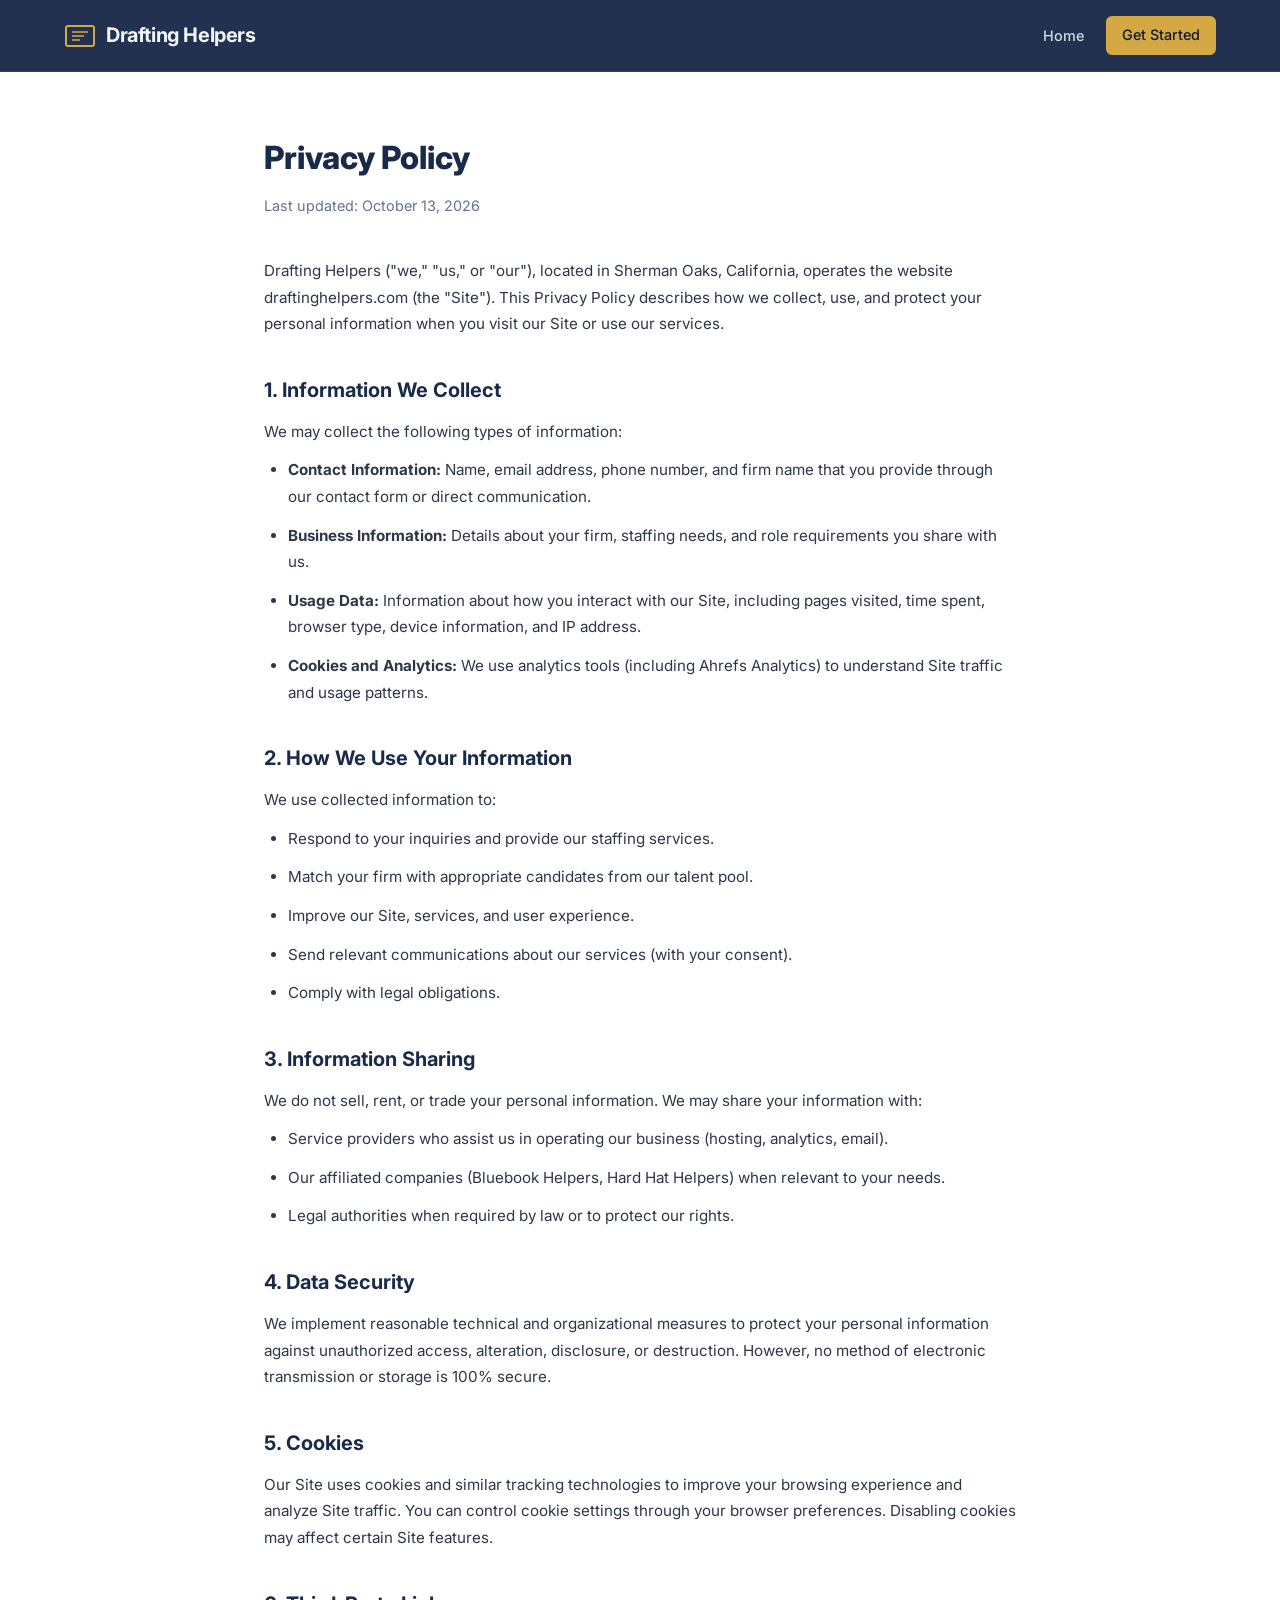
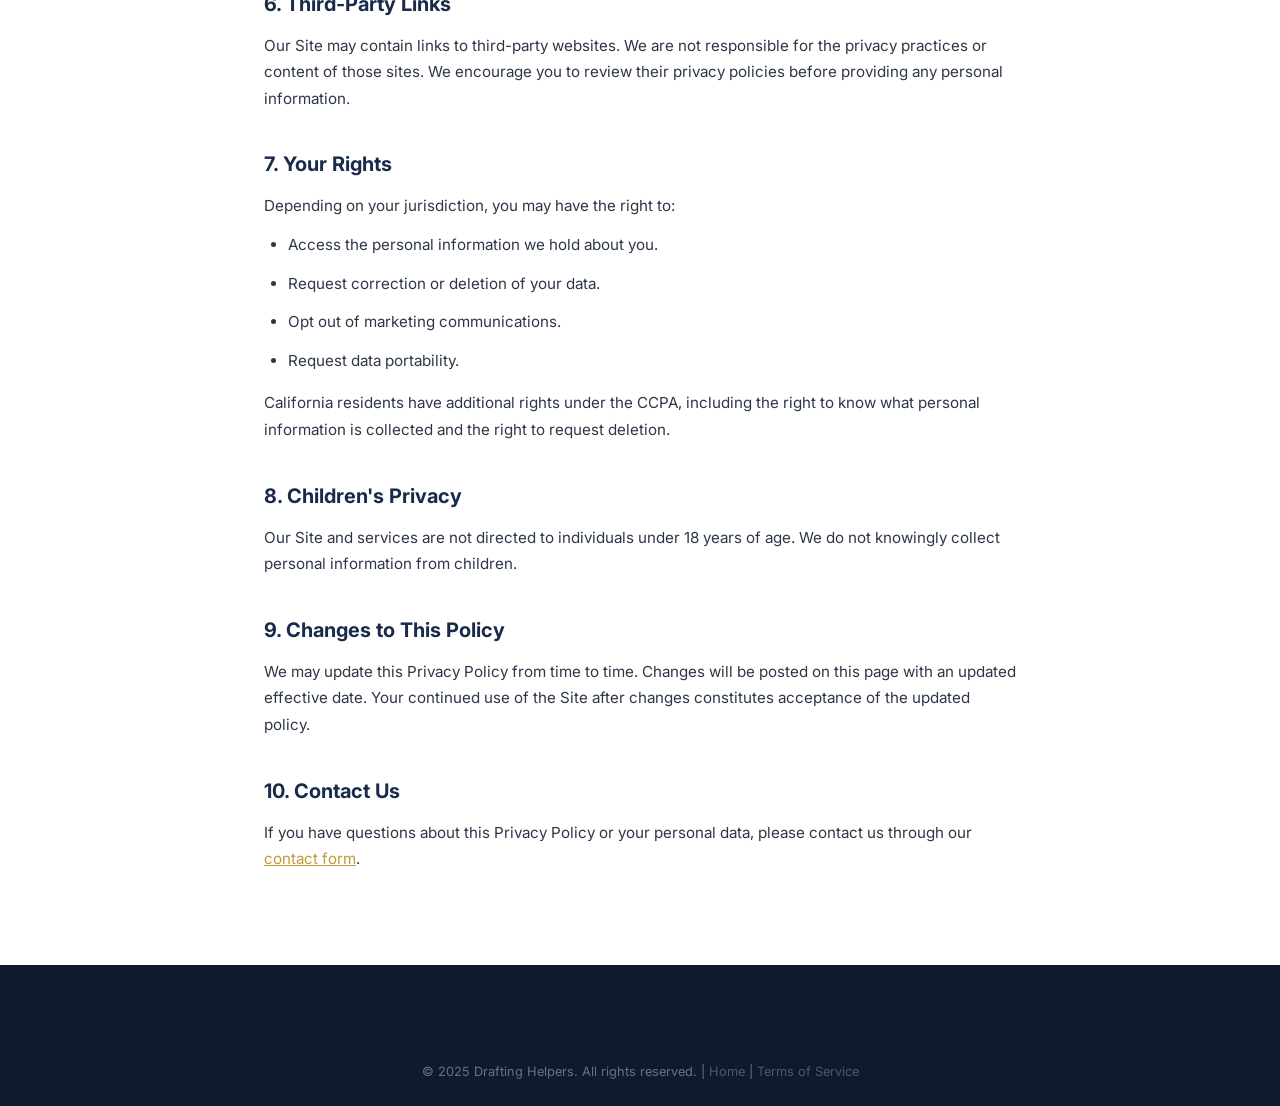
<file: privacy.html>
<!DOCTYPE html>
<html lang="en">
<head>
    <meta charset="UTF-8">
    <meta name="viewport" content="width=device-width, initial-scale=1.0">
    <meta name="description" content="Privacy Policy for Drafting Helpers — Remote Architectural Staffing Agency.">
    <title>Privacy Policy — Drafting Helpers</title>
    <link rel="preconnect" href="https://fonts.googleapis.com">
    <link rel="preconnect" href="https://fonts.gstatic.com" crossorigin>
    <link href="https://fonts.googleapis.com/css2?family=Inter:wght@400;500;600;700;800&display=swap" rel="stylesheet">
    <link rel="stylesheet" href="styles.css">
    <script src="https://analytics.ahrefs.com/analytics.js" data-key="Du8irsY70fPgwYqbAcaQ8g" async></script>
    <style>
        .legal { padding-top: calc(var(--nav-height) + 60px); padding-bottom: 80px; }
        .legal h1 { font-size: 2rem; font-weight: 800; color: var(--color-primary); margin-bottom: 8px; }
        .legal .legal__updated { font-size: 0.9rem; color: var(--color-text-light); margin-bottom: 40px; }
        .legal h2 { font-size: 1.25rem; font-weight: 700; color: var(--color-primary); margin-top: 36px; margin-bottom: 12px; }
        .legal p, .legal li { font-size: 0.95rem; line-height: 1.75; color: var(--color-text); margin-bottom: 12px; }
        .legal ul { list-style: disc; padding-left: 24px; margin-bottom: 16px; }
        .legal a { color: var(--color-accent-hover); text-decoration: underline; }
    </style>
</head>
<body>
    <nav class="nav" id="nav" role="navigation" aria-label="Main navigation">
        <div class="nav__container">
            <a href="index.html" class="nav__logo" aria-label="Drafting Helpers home">
                <svg class="nav__logo-icon" width="32" height="32" viewBox="0 0 32 32" fill="none" aria-hidden="true">
                    <rect x="2" y="6" width="28" height="20" rx="2" stroke="#d4a843" stroke-width="2" fill="none"/>
                    <line x1="8" y1="12" x2="24" y2="12" stroke="#d4a843" stroke-width="1.5"/>
                    <line x1="8" y1="16" x2="20" y2="16" stroke="#d4a843" stroke-width="1.5"/>
                    <line x1="8" y1="20" x2="16" y2="20" stroke="#d4a843" stroke-width="1.5"/>
                </svg>
                <span>Drafting Helpers</span>
            </a>
            <ul class="nav__links" role="list">
                <li><a href="index.html">Home</a></li>
                <li><a href="index.html#contact" class="btn btn--nav">Get Started</a></li>
            </ul>
        </div>
    </nav>

    <main class="legal container container--narrow">
        <h1>Privacy Policy</h1>
        <p class="legal__updated">Last updated: October 13, 2026</p>

        <p>Drafting Helpers ("we," "us," or "our"), located in Sherman Oaks, California, operates the website draftinghelpers.com (the "Site"). This Privacy Policy describes how we collect, use, and protect your personal information when you visit our Site or use our services.</p>

        <h2>1. Information We Collect</h2>
        <p>We may collect the following types of information:</p>
        <ul>
            <li><strong>Contact Information:</strong> Name, email address, phone number, and firm name that you provide through our contact form or direct communication.</li>
            <li><strong>Business Information:</strong> Details about your firm, staffing needs, and role requirements you share with us.</li>
            <li><strong>Usage Data:</strong> Information about how you interact with our Site, including pages visited, time spent, browser type, device information, and IP address.</li>
            <li><strong>Cookies and Analytics:</strong> We use analytics tools (including Ahrefs Analytics) to understand Site traffic and usage patterns.</li>
        </ul>

        <h2>2. How We Use Your Information</h2>
        <p>We use collected information to:</p>
        <ul>
            <li>Respond to your inquiries and provide our staffing services.</li>
            <li>Match your firm with appropriate candidates from our talent pool.</li>
            <li>Improve our Site, services, and user experience.</li>
            <li>Send relevant communications about our services (with your consent).</li>
            <li>Comply with legal obligations.</li>
        </ul>

        <h2>3. Information Sharing</h2>
        <p>We do not sell, rent, or trade your personal information. We may share your information with:</p>
        <ul>
            <li>Service providers who assist us in operating our business (hosting, analytics, email).</li>
            <li>Our affiliated companies (Bluebook Helpers, Hard Hat Helpers) when relevant to your needs.</li>
            <li>Legal authorities when required by law or to protect our rights.</li>
        </ul>

        <h2>4. Data Security</h2>
        <p>We implement reasonable technical and organizational measures to protect your personal information against unauthorized access, alteration, disclosure, or destruction. However, no method of electronic transmission or storage is 100% secure.</p>

        <h2>5. Cookies</h2>
        <p>Our Site uses cookies and similar tracking technologies to improve your browsing experience and analyze Site traffic. You can control cookie settings through your browser preferences. Disabling cookies may affect certain Site features.</p>

        <h2>6. Third-Party Links</h2>
        <p>Our Site may contain links to third-party websites. We are not responsible for the privacy practices or content of those sites. We encourage you to review their privacy policies before providing any personal information.</p>

        <h2>7. Your Rights</h2>
        <p>Depending on your jurisdiction, you may have the right to:</p>
        <ul>
            <li>Access the personal information we hold about you.</li>
            <li>Request correction or deletion of your data.</li>
            <li>Opt out of marketing communications.</li>
            <li>Request data portability.</li>
        </ul>
        <p>California residents have additional rights under the CCPA, including the right to know what personal information is collected and the right to request deletion.</p>

        <h2>8. Children's Privacy</h2>
        <p>Our Site and services are not directed to individuals under 18 years of age. We do not knowingly collect personal information from children.</p>

        <h2>9. Changes to This Policy</h2>
        <p>We may update this Privacy Policy from time to time. Changes will be posted on this page with an updated effective date. Your continued use of the Site after changes constitutes acceptance of the updated policy.</p>

        <h2>10. Contact Us</h2>
        <p>If you have questions about this Privacy Policy or your personal data, please contact us through our <a href="index.html#contact">contact form</a>.</p>
    </main>

    <footer class="footer">
        <div class="container">
            <div class="footer__bottom" style="border-top: none;">
                <p>&copy; 2025 Drafting Helpers. All rights reserved. | <a href="index.html" style="opacity:0.7;">Home</a> | <a href="terms.html" style="opacity:0.7;">Terms of Service</a></p>
            </div>
        </div>
    </footer>
</body>
</html>
</file>
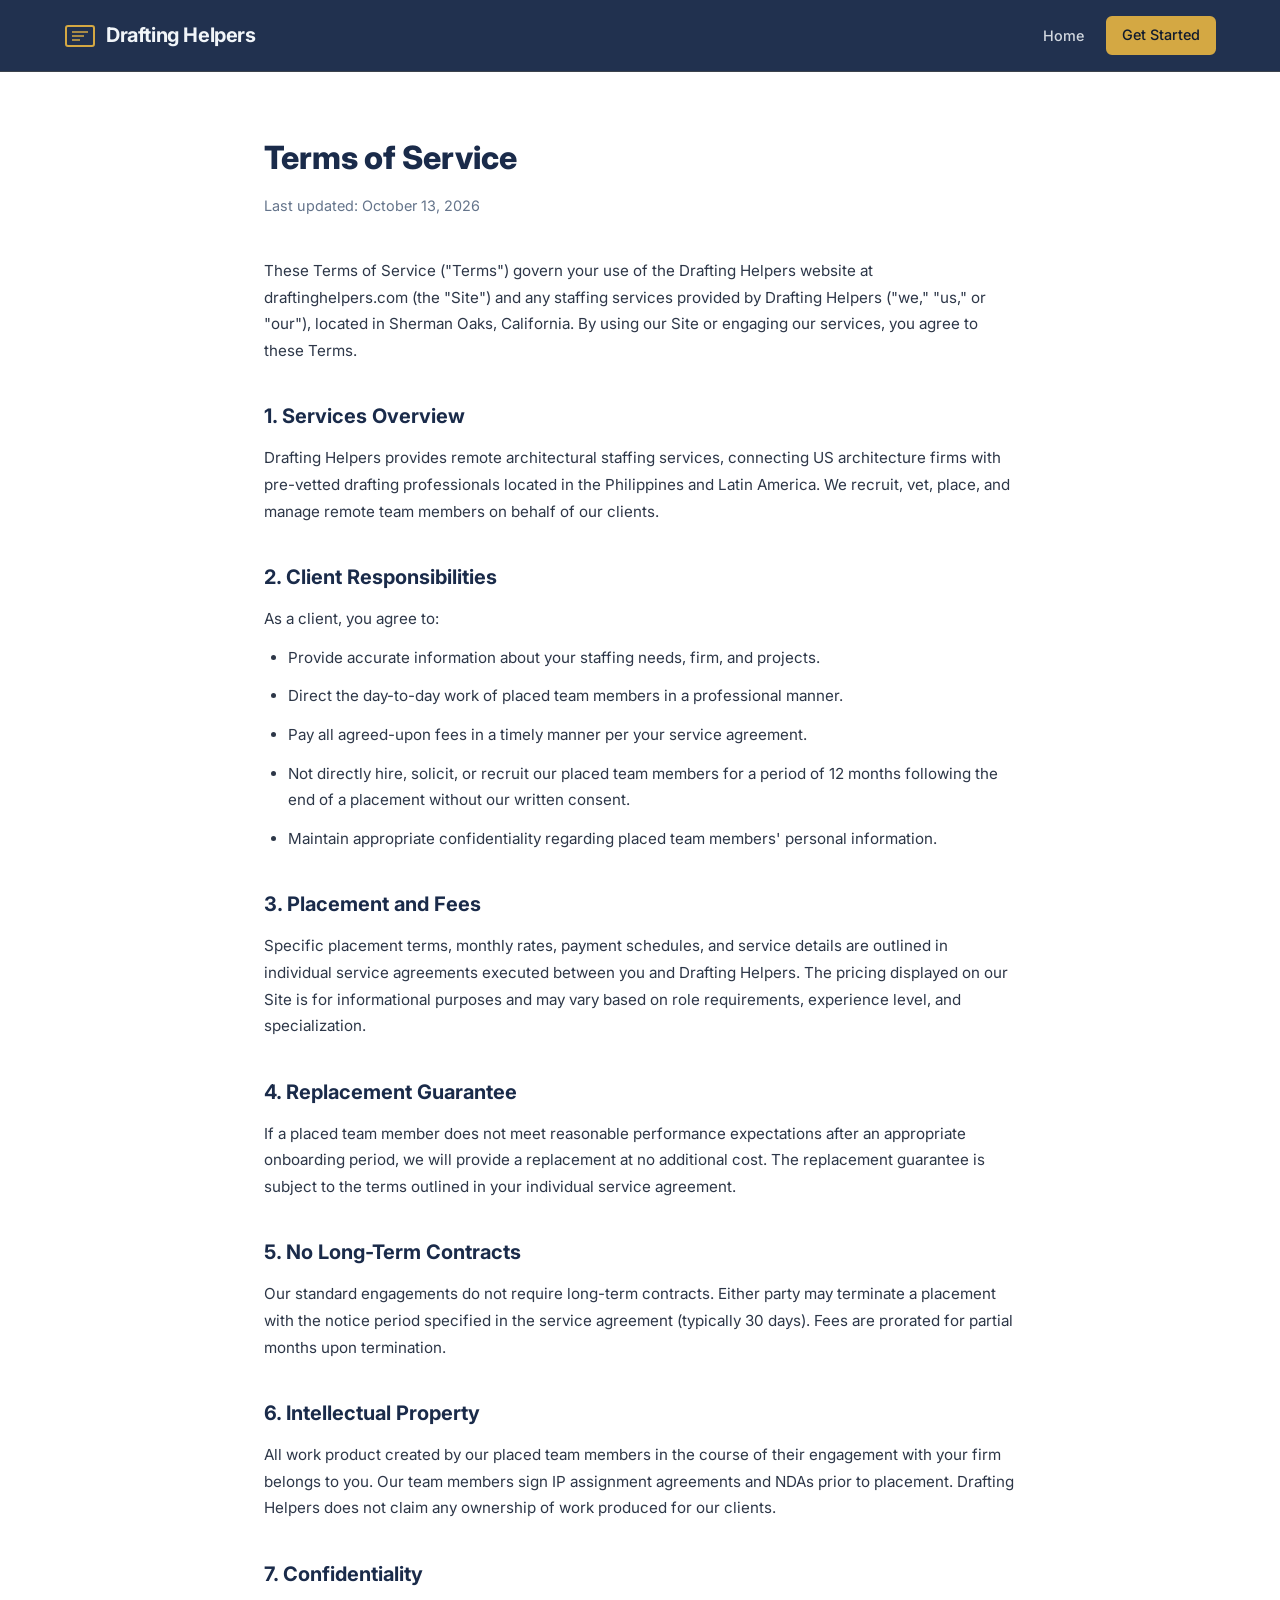
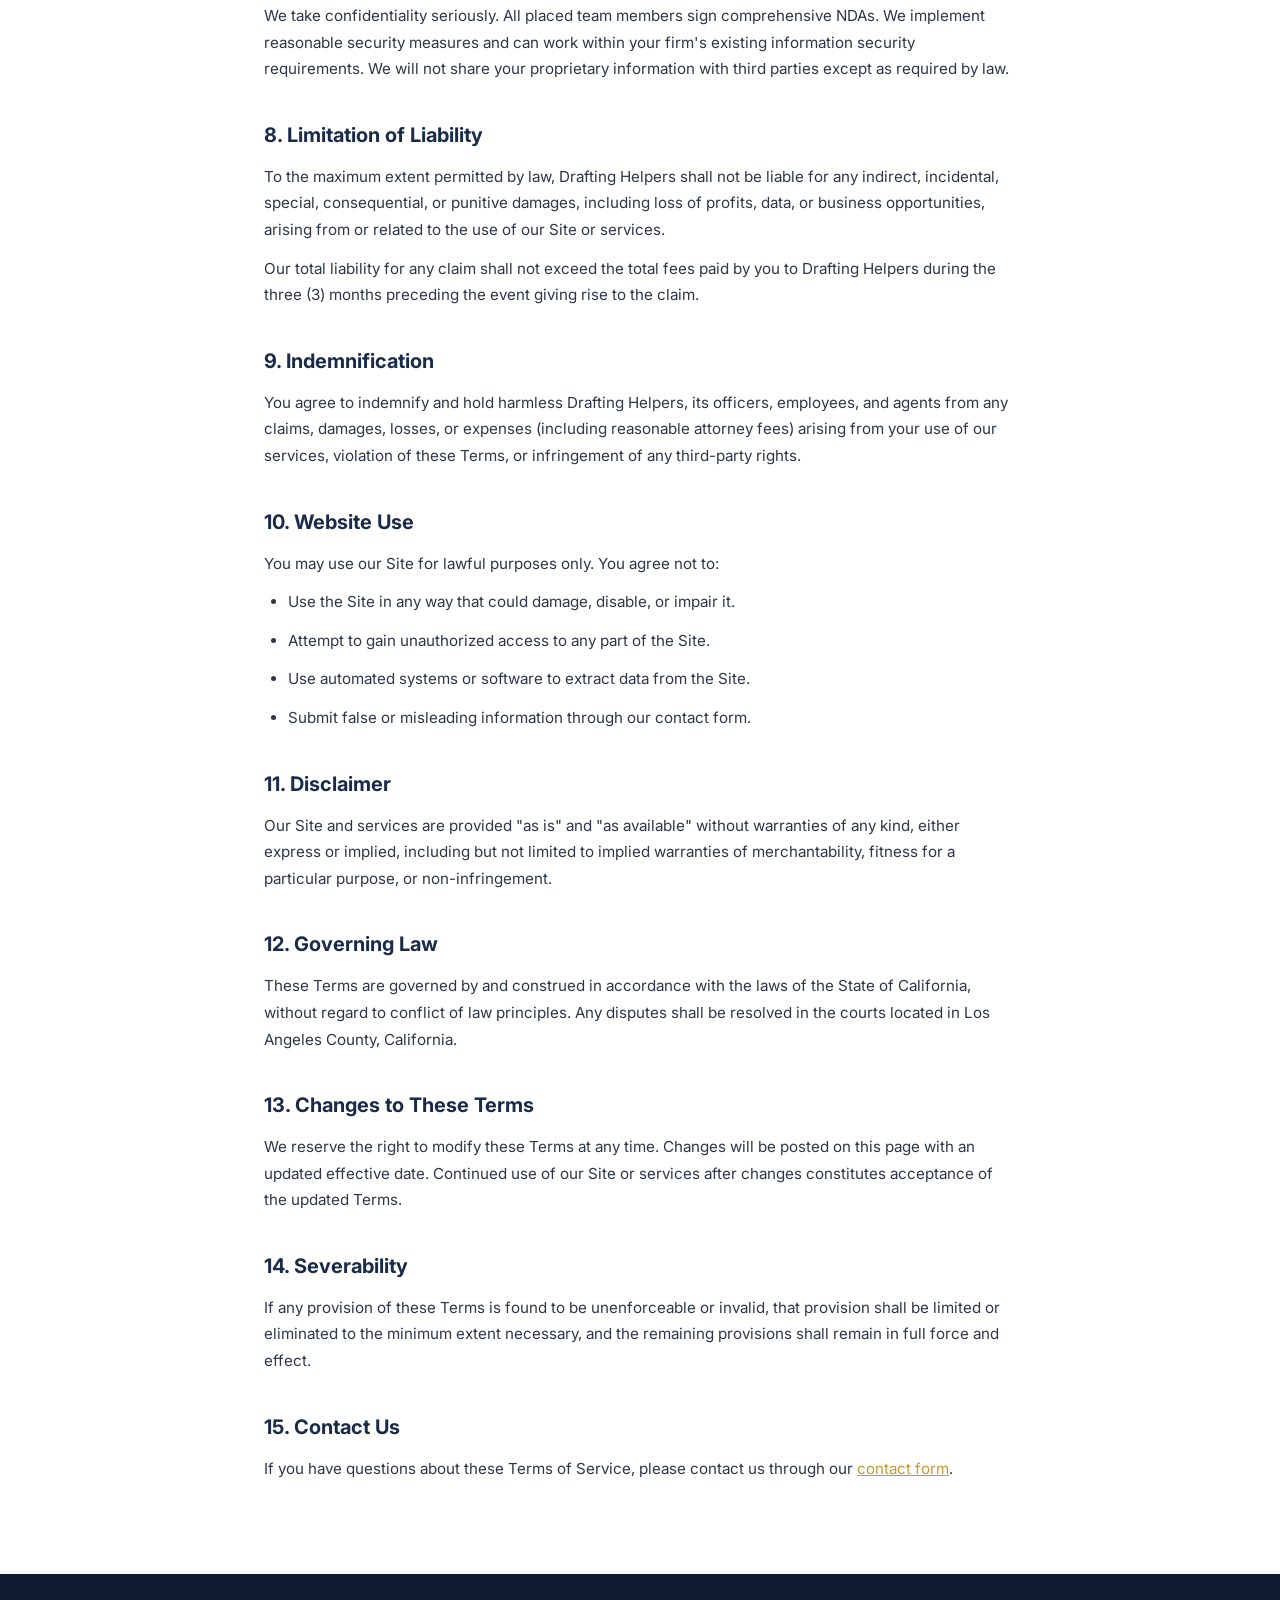
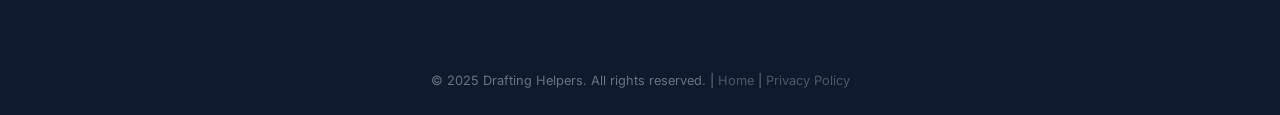
<file: terms.html>
<!DOCTYPE html>
<html lang="en">
<head>
    <meta charset="UTF-8">
    <meta name="viewport" content="width=device-width, initial-scale=1.0">
    <meta name="description" content="Terms of Service for Drafting Helpers — Remote Architectural Staffing Agency.">
    <title>Terms of Service — Drafting Helpers</title>
    <link rel="preconnect" href="https://fonts.googleapis.com">
    <link rel="preconnect" href="https://fonts.gstatic.com" crossorigin>
    <link href="https://fonts.googleapis.com/css2?family=Inter:wght@400;500;600;700;800&display=swap" rel="stylesheet">
    <link rel="stylesheet" href="styles.css">
    <script src="https://analytics.ahrefs.com/analytics.js" data-key="Du8irsY70fPgwYqbAcaQ8g" async></script>
    <style>
        .legal { padding-top: calc(var(--nav-height) + 60px); padding-bottom: 80px; }
        .legal h1 { font-size: 2rem; font-weight: 800; color: var(--color-primary); margin-bottom: 8px; }
        .legal .legal__updated { font-size: 0.9rem; color: var(--color-text-light); margin-bottom: 40px; }
        .legal h2 { font-size: 1.25rem; font-weight: 700; color: var(--color-primary); margin-top: 36px; margin-bottom: 12px; }
        .legal p, .legal li { font-size: 0.95rem; line-height: 1.75; color: var(--color-text); margin-bottom: 12px; }
        .legal ul { list-style: disc; padding-left: 24px; margin-bottom: 16px; }
        .legal a { color: var(--color-accent-hover); text-decoration: underline; }
    </style>
</head>
<body>
    <nav class="nav" id="nav" role="navigation" aria-label="Main navigation">
        <div class="nav__container">
            <a href="index.html" class="nav__logo" aria-label="Drafting Helpers home">
                <svg class="nav__logo-icon" width="32" height="32" viewBox="0 0 32 32" fill="none" aria-hidden="true">
                    <rect x="2" y="6" width="28" height="20" rx="2" stroke="#d4a843" stroke-width="2" fill="none"/>
                    <line x1="8" y1="12" x2="24" y2="12" stroke="#d4a843" stroke-width="1.5"/>
                    <line x1="8" y1="16" x2="20" y2="16" stroke="#d4a843" stroke-width="1.5"/>
                    <line x1="8" y1="20" x2="16" y2="20" stroke="#d4a843" stroke-width="1.5"/>
                </svg>
                <span>Drafting Helpers</span>
            </a>
            <ul class="nav__links" role="list">
                <li><a href="index.html">Home</a></li>
                <li><a href="index.html#contact" class="btn btn--nav">Get Started</a></li>
            </ul>
        </div>
    </nav>

    <main class="legal container container--narrow">
        <h1>Terms of Service</h1>
        <p class="legal__updated">Last updated: October 13, 2026</p>

        <p>These Terms of Service ("Terms") govern your use of the Drafting Helpers website at draftinghelpers.com (the "Site") and any staffing services provided by Drafting Helpers ("we," "us," or "our"), located in Sherman Oaks, California. By using our Site or engaging our services, you agree to these Terms.</p>

        <h2>1. Services Overview</h2>
        <p>Drafting Helpers provides remote architectural staffing services, connecting US architecture firms with pre-vetted drafting professionals located in the Philippines and Latin America. We recruit, vet, place, and manage remote team members on behalf of our clients.</p>

        <h2>2. Client Responsibilities</h2>
        <p>As a client, you agree to:</p>
        <ul>
            <li>Provide accurate information about your staffing needs, firm, and projects.</li>
            <li>Direct the day-to-day work of placed team members in a professional manner.</li>
            <li>Pay all agreed-upon fees in a timely manner per your service agreement.</li>
            <li>Not directly hire, solicit, or recruit our placed team members for a period of 12 months following the end of a placement without our written consent.</li>
            <li>Maintain appropriate confidentiality regarding placed team members' personal information.</li>
        </ul>

        <h2>3. Placement and Fees</h2>
        <p>Specific placement terms, monthly rates, payment schedules, and service details are outlined in individual service agreements executed between you and Drafting Helpers. The pricing displayed on our Site is for informational purposes and may vary based on role requirements, experience level, and specialization.</p>

        <h2>4. Replacement Guarantee</h2>
        <p>If a placed team member does not meet reasonable performance expectations after an appropriate onboarding period, we will provide a replacement at no additional cost. The replacement guarantee is subject to the terms outlined in your individual service agreement.</p>

        <h2>5. No Long-Term Contracts</h2>
        <p>Our standard engagements do not require long-term contracts. Either party may terminate a placement with the notice period specified in the service agreement (typically 30 days). Fees are prorated for partial months upon termination.</p>

        <h2>6. Intellectual Property</h2>
        <p>All work product created by our placed team members in the course of their engagement with your firm belongs to you. Our team members sign IP assignment agreements and NDAs prior to placement. Drafting Helpers does not claim any ownership of work produced for our clients.</p>

        <h2>7. Confidentiality</h2>
        <p>We take confidentiality seriously. All placed team members sign comprehensive NDAs. We implement reasonable security measures and can work within your firm's existing information security requirements. We will not share your proprietary information with third parties except as required by law.</p>

        <h2>8. Limitation of Liability</h2>
        <p>To the maximum extent permitted by law, Drafting Helpers shall not be liable for any indirect, incidental, special, consequential, or punitive damages, including loss of profits, data, or business opportunities, arising from or related to the use of our Site or services.</p>
        <p>Our total liability for any claim shall not exceed the total fees paid by you to Drafting Helpers during the three (3) months preceding the event giving rise to the claim.</p>

        <h2>9. Indemnification</h2>
        <p>You agree to indemnify and hold harmless Drafting Helpers, its officers, employees, and agents from any claims, damages, losses, or expenses (including reasonable attorney fees) arising from your use of our services, violation of these Terms, or infringement of any third-party rights.</p>

        <h2>10. Website Use</h2>
        <p>You may use our Site for lawful purposes only. You agree not to:</p>
        <ul>
            <li>Use the Site in any way that could damage, disable, or impair it.</li>
            <li>Attempt to gain unauthorized access to any part of the Site.</li>
            <li>Use automated systems or software to extract data from the Site.</li>
            <li>Submit false or misleading information through our contact form.</li>
        </ul>

        <h2>11. Disclaimer</h2>
        <p>Our Site and services are provided "as is" and "as available" without warranties of any kind, either express or implied, including but not limited to implied warranties of merchantability, fitness for a particular purpose, or non-infringement.</p>

        <h2>12. Governing Law</h2>
        <p>These Terms are governed by and construed in accordance with the laws of the State of California, without regard to conflict of law principles. Any disputes shall be resolved in the courts located in Los Angeles County, California.</p>

        <h2>13. Changes to These Terms</h2>
        <p>We reserve the right to modify these Terms at any time. Changes will be posted on this page with an updated effective date. Continued use of our Site or services after changes constitutes acceptance of the updated Terms.</p>

        <h2>14. Severability</h2>
        <p>If any provision of these Terms is found to be unenforceable or invalid, that provision shall be limited or eliminated to the minimum extent necessary, and the remaining provisions shall remain in full force and effect.</p>

        <h2>15. Contact Us</h2>
        <p>If you have questions about these Terms of Service, please contact us through our <a href="index.html#contact">contact form</a>.</p>
    </main>

    <footer class="footer">
        <div class="container">
            <div class="footer__bottom" style="border-top: none;">
                <p>&copy; 2025 Drafting Helpers. All rights reserved. | <a href="index.html" style="opacity:0.7;">Home</a> | <a href="privacy.html" style="opacity:0.7;">Privacy Policy</a></p>
            </div>
        </div>
    </footer>
</body>
</html>
</file>
<file: styles.css>
/* ============================================
   DRAFTING HELPERS — Styles
   ============================================ */

/* --- Reset & Base --- */
*, *::before, *::after {
    box-sizing: border-box;
    margin: 0;
    padding: 0;
}

:root {
    --color-primary: #1a2b4a;
    --color-primary-light: #243556;
    --color-primary-dark: #0f1a2e;
    --color-accent: #d4a843;
    --color-accent-hover: #c49a38;
    --color-accent-light: rgba(212, 168, 67, 0.12);
    --color-text: #2d3748;
    --color-text-light: #64748b;
    --color-text-inverse: #f1f5f9;
    --color-bg: #ffffff;
    --color-bg-light: #f8f9fb;
    --color-bg-dark: #1a2b4a;
    --color-border: #e2e8f0;
    --color-border-dark: #2a3f66;
    --font-body: 'Inter', -apple-system, BlinkMacSystemFont, 'Segoe UI', Roboto, sans-serif;
    --shadow-sm: 0 1px 3px rgba(0,0,0,0.08);
    --shadow-md: 0 4px 12px rgba(0,0,0,0.1);
    --shadow-lg: 0 8px 30px rgba(0,0,0,0.12);
    --shadow-xl: 0 16px 48px rgba(0,0,0,0.15);
    --radius-sm: 6px;
    --radius-md: 10px;
    --radius-lg: 16px;
    --transition: 0.25s ease;
    --nav-height: 72px;
}

html {
    scroll-behavior: smooth;
    scroll-padding-top: var(--nav-height);
}

body {
    font-family: var(--font-body);
    font-size: 16px;
    line-height: 1.65;
    color: var(--color-text);
    background: var(--color-bg);
    -webkit-font-smoothing: antialiased;
    -moz-osx-font-smoothing: grayscale;
}

img { max-width: 100%; display: block; }
a { color: inherit; text-decoration: none; }
ul { list-style: none; }

.container {
    max-width: 1200px;
    margin: 0 auto;
    padding: 0 24px;
}

.container--narrow {
    max-width: 800px;
}

/* --- Navigation --- */
.nav {
    position: fixed;
    top: 0;
    left: 0;
    right: 0;
    height: var(--nav-height);
    background: rgba(26, 43, 74, 0.97);
    backdrop-filter: blur(12px);
    -webkit-backdrop-filter: blur(12px);
    z-index: 1000;
    border-bottom: 1px solid rgba(212, 168, 67, 0.15);
}

.nav__container {
    max-width: 1200px;
    margin: 0 auto;
    padding: 0 24px;
    display: flex;
    align-items: center;
    justify-content: space-between;
    height: 100%;
}

.nav__logo {
    display: flex;
    align-items: center;
    gap: 10px;
    font-size: 1.25rem;
    font-weight: 700;
    color: var(--color-text-inverse);
    letter-spacing: -0.02em;
}

.nav__logo-icon { flex-shrink: 0; }

.nav__links {
    display: flex;
    align-items: center;
    gap: 8px;
}

.nav__links a {
    color: var(--color-text-inverse);
    font-size: 0.9rem;
    font-weight: 500;
    padding: 8px 14px;
    border-radius: var(--radius-sm);
    transition: color var(--transition), background var(--transition);
    opacity: 0.85;
}

.nav__links a:hover,
.nav__links a:focus-visible {
    opacity: 1;
    background: rgba(255,255,255,0.08);
}

.nav__toggle {
    display: none;
    flex-direction: column;
    gap: 5px;
    background: none;
    border: none;
    cursor: pointer;
    padding: 8px;
    z-index: 1001;
}

.nav__toggle-bar {
    display: block;
    width: 24px;
    height: 2px;
    background: var(--color-text-inverse);
    border-radius: 2px;
    transition: transform var(--transition), opacity var(--transition);
}

/* --- Buttons --- */
.btn {
    display: inline-flex;
    align-items: center;
    justify-content: center;
    font-family: var(--font-body);
    font-size: 0.95rem;
    font-weight: 600;
    padding: 12px 28px;
    border-radius: var(--radius-sm);
    border: 2px solid transparent;
    cursor: pointer;
    transition: all var(--transition);
    text-align: center;
    line-height: 1.3;
}

.btn--primary {
    background: var(--color-accent);
    color: var(--color-primary-dark);
    border-color: var(--color-accent);
}

.btn--primary:hover,
.btn--primary:focus-visible {
    background: var(--color-accent-hover);
    border-color: var(--color-accent-hover);
    transform: translateY(-1px);
    box-shadow: 0 4px 16px rgba(212, 168, 67, 0.3);
}

.btn--secondary {
    background: transparent;
    color: var(--color-primary);
    border-color: var(--color-primary);
}

.btn--secondary:hover,
.btn--secondary:focus-visible {
    background: var(--color-primary);
    color: var(--color-text-inverse);
}

.btn--outline {
    background: transparent;
    color: var(--color-text-inverse);
    border-color: rgba(255,255,255,0.4);
}

.btn--outline:hover,
.btn--outline:focus-visible {
    background: rgba(255,255,255,0.1);
    border-color: rgba(255,255,255,0.7);
}

.btn--nav {
    background: var(--color-accent);
    color: var(--color-primary-dark) !important;
    border-color: var(--color-accent);
    opacity: 1 !important;
    padding: 8px 22px;
    font-size: 0.9rem;
}

.btn--nav:hover,
.btn--nav:focus-visible {
    background: var(--color-accent-hover) !important;
    transform: translateY(-1px);
}

.btn--lg {
    padding: 16px 36px;
    font-size: 1.05rem;
}

/* --- Sections --- */
.section {
    padding: 100px 0;
}

.section--light {
    background: var(--color-bg-light);
}

.section--dark {
    background: var(--color-bg-dark);
    color: var(--color-text-inverse);
}

.section__title {
    font-size: 2.25rem;
    font-weight: 800;
    text-align: center;
    margin-bottom: 16px;
    letter-spacing: -0.03em;
    line-height: 1.2;
}

.section--dark .section__title {
    color: var(--color-text-inverse);
}

.section__subtitle {
    text-align: center;
    max-width: 640px;
    margin: 0 auto 56px;
    font-size: 1.1rem;
    line-height: 1.7;
    color: var(--color-text-light);
}

.section--dark .section__subtitle {
    color: rgba(241, 245, 249, 0.7);
}

/* --- Hero --- */
.hero {
    position: relative;
    min-height: 90vh;
    display: flex;
    align-items: center;
    padding-top: var(--nav-height);
    overflow: hidden;
    background: var(--color-bg-dark);
    color: var(--color-text-inverse);
}

.hero__bg {
    position: absolute;
    inset: 0;
    background:
        radial-gradient(ellipse at 20% 50%, rgba(212, 168, 67, 0.08) 0%, transparent 60%),
        radial-gradient(ellipse at 80% 20%, rgba(42, 63, 102, 0.4) 0%, transparent 50%),
        linear-gradient(180deg, var(--color-primary-dark) 0%, var(--color-primary) 100%);
}

.hero__bg::after {
    content: '';
    position: absolute;
    bottom: 0;
    right: 0;
    width: 50%;
    height: 70%;
    background:
        repeating-linear-gradient(
            0deg,
            transparent,
            transparent 40px,
            rgba(212, 168, 67, 0.03) 40px,
            rgba(212, 168, 67, 0.03) 41px
        ),
        repeating-linear-gradient(
            90deg,
            transparent,
            transparent 40px,
            rgba(212, 168, 67, 0.03) 40px,
            rgba(212, 168, 67, 0.03) 41px
        );
    opacity: 0.6;
}

.hero__content {
    position: relative;
    z-index: 1;
    padding: 80px 24px 60px;
}

.hero__text {
    max-width: 680px;
}

.hero__eyebrow {
    font-size: 0.85rem;
    font-weight: 600;
    text-transform: uppercase;
    letter-spacing: 0.15em;
    color: var(--color-accent);
    margin-bottom: 16px;
}

.hero__title {
    font-size: 3.5rem;
    font-weight: 800;
    line-height: 1.1;
    letter-spacing: -0.03em;
    margin-bottom: 24px;
}

.hero__subtitle {
    font-size: 1.2rem;
    line-height: 1.7;
    color: rgba(241, 245, 249, 0.75);
    margin-bottom: 40px;
    max-width: 560px;
}

.hero__ctas {
    display: flex;
    gap: 16px;
    flex-wrap: wrap;
    margin-bottom: 72px;
}

.hero__stats {
    display: flex;
    align-items: center;
    gap: 32px;
    padding: 32px 40px;
    background: rgba(255,255,255,0.05);
    border: 1px solid rgba(255,255,255,0.1);
    border-radius: var(--radius-lg);
    max-width: 640px;
}

.hero__stat {
    display: flex;
    flex-direction: column;
    gap: 4px;
}

.hero__stat-value {
    font-size: 1.25rem;
    font-weight: 700;
    color: var(--color-accent);
}

.hero__stat-label {
    font-size: 0.85rem;
    color: rgba(241, 245, 249, 0.6);
    font-weight: 500;
}

.hero__stat-divider {
    width: 1px;
    height: 40px;
    background: rgba(255,255,255,0.15);
}

/* --- Problem Section --- */
.problem__text {
    text-align: center;
    margin-bottom: 56px;
}

.problem__text .section__title {
    margin-bottom: 16px;
}

.problem__text .section__subtitle {
    margin-bottom: 0;
}

.problem__cards {
    display: grid;
    grid-template-columns: repeat(3, 1fr);
    gap: 32px;
}

.problem__card {
    padding: 36px 28px;
    background: var(--color-bg);
    border-radius: var(--radius-md);
    border: 1px solid var(--color-border);
    transition: transform var(--transition), box-shadow var(--transition);
}

.problem__card:hover {
    transform: translateY(-4px);
    box-shadow: var(--shadow-lg);
}

.problem__card-icon {
    margin-bottom: 20px;
}

.problem__card h3 {
    font-size: 1.15rem;
    font-weight: 700;
    margin-bottom: 12px;
    color: var(--color-primary);
}

.problem__card p {
    font-size: 0.95rem;
    color: var(--color-text-light);
    line-height: 1.65;
}

/* --- Roles Grid --- */
.roles__grid {
    display: grid;
    grid-template-columns: repeat(auto-fill, minmax(280px, 1fr));
    gap: 24px;
}

.role-card {
    position: relative;
    padding: 32px 28px;
    background: var(--color-bg);
    border: 1px solid var(--color-border);
    border-radius: var(--radius-md);
    display: flex;
    flex-direction: column;
    transition: transform var(--transition), box-shadow var(--transition);
}

.role-card:hover {
    transform: translateY(-4px);
    box-shadow: var(--shadow-lg);
}

.role-card--featured {
    grid-column: 1 / -1;
    max-width: 100%;
    background: linear-gradient(135deg, var(--color-primary) 0%, var(--color-primary-light) 100%);
    color: var(--color-text-inverse);
    border: 2px solid var(--color-accent);
    padding: 48px 40px;
    display: grid;
    grid-template-columns: 1fr 1fr;
    grid-template-rows: auto auto auto auto;
    gap: 0 48px;
}

.role-card--featured:hover {
    box-shadow: 0 12px 40px rgba(212, 168, 67, 0.2);
}

.role-card--featured .role-card__icon,
.role-card--featured .role-card__title,
.role-card--featured .role-card__price {
    grid-column: 1;
}

.role-card--featured .role-card__desc {
    grid-column: 1;
}

.role-card--featured .role-card__skills {
    grid-column: 2;
    grid-row: 1 / 5;
    align-self: center;
}

.role-card--featured .btn {
    grid-column: 1;
}

.role-card__badge {
    position: absolute;
    top: -1px;
    right: 24px;
    background: var(--color-accent);
    color: var(--color-primary-dark);
    font-size: 0.75rem;
    font-weight: 700;
    text-transform: uppercase;
    letter-spacing: 0.08em;
    padding: 6px 16px;
    border-radius: 0 0 var(--radius-sm) var(--radius-sm);
}

.role-card__icon {
    color: var(--color-accent);
    margin-bottom: 16px;
}

.role-card__title {
    font-size: 1.2rem;
    font-weight: 700;
    margin-bottom: 8px;
}

.role-card:not(.role-card--featured) .role-card__title {
    color: var(--color-primary);
}

.role-card__price {
    font-size: 1.1rem;
    font-weight: 700;
    color: var(--color-accent);
    margin-bottom: 16px;
}

.role-card__price span {
    font-size: 0.85rem;
    font-weight: 500;
    opacity: 0.7;
}

.role-card__desc {
    font-size: 0.95rem;
    line-height: 1.65;
    margin-bottom: 20px;
    opacity: 0.85;
}

.role-card__skills {
    list-style: none;
    margin-bottom: 24px;
    flex-grow: 1;
}

.role-card__skills li {
    position: relative;
    padding-left: 20px;
    margin-bottom: 8px;
    font-size: 0.9rem;
}

.role-card__skills li::before {
    content: '';
    position: absolute;
    left: 0;
    top: 8px;
    width: 8px;
    height: 8px;
    border-radius: 50%;
    background: var(--color-accent);
}

.role-card .btn {
    align-self: flex-start;
}

/* --- How It Works --- */
.steps {
    display: flex;
    align-items: flex-start;
    justify-content: center;
    gap: 0;
    max-width: 960px;
    margin: 0 auto;
}

.step {
    flex: 1;
    text-align: center;
    padding: 0 24px;
}

.step__number {
    width: 64px;
    height: 64px;
    border-radius: 50%;
    background: var(--color-accent);
    color: var(--color-primary-dark);
    font-size: 1.5rem;
    font-weight: 800;
    display: flex;
    align-items: center;
    justify-content: center;
    margin: 0 auto 24px;
}

.step__title {
    font-size: 1.15rem;
    font-weight: 700;
    margin-bottom: 12px;
}

.step__desc {
    font-size: 0.95rem;
    line-height: 1.65;
    opacity: 0.75;
}

.step__connector {
    width: 80px;
    height: 2px;
    background: rgba(212, 168, 67, 0.3);
    margin-top: 32px;
    flex-shrink: 0;
}

/* --- Benefits (Why Us) --- */
.benefits__grid {
    display: grid;
    grid-template-columns: repeat(3, 1fr);
    gap: 40px 32px;
}

.benefit {
    padding: 0;
}

.benefit__icon {
    margin-bottom: 16px;
}

.benefit__title {
    font-size: 1.1rem;
    font-weight: 700;
    color: var(--color-primary);
    margin-bottom: 10px;
}

.benefit p {
    font-size: 0.95rem;
    color: var(--color-text-light);
    line-height: 1.65;
}

/* --- Pricing Table --- */
.pricing__table-wrap {
    overflow-x: auto;
    -webkit-overflow-scrolling: touch;
    margin-bottom: 24px;
}

.pricing__table {
    width: 100%;
    border-collapse: collapse;
    min-width: 600px;
}

.pricing__table thead {
    background: var(--color-primary);
    color: var(--color-text-inverse);
}

.pricing__table th {
    padding: 16px 24px;
    text-align: left;
    font-weight: 600;
    font-size: 0.9rem;
    text-transform: uppercase;
    letter-spacing: 0.06em;
}

.pricing__table th:first-child {
    border-radius: var(--radius-md) 0 0 0;
}

.pricing__table th:last-child {
    border-radius: 0 var(--radius-md) 0 0;
}

.pricing__table td {
    padding: 18px 24px;
    border-bottom: 1px solid var(--color-border);
    font-size: 0.95rem;
}

.pricing__table tbody tr:hover {
    background: rgba(212, 168, 67, 0.04);
}

.pricing__row--featured {
    background: var(--color-accent-light) !important;
}

.pricing__row--featured td {
    border-bottom-color: rgba(212, 168, 67, 0.2);
}

.pricing__badge {
    display: inline-block;
    background: var(--color-accent);
    color: var(--color-primary-dark);
    font-size: 0.7rem;
    font-weight: 700;
    text-transform: uppercase;
    letter-spacing: 0.08em;
    padding: 3px 10px;
    border-radius: 99px;
    margin-left: 10px;
    vertical-align: middle;
}

.pricing__note {
    text-align: center;
    font-size: 0.9rem;
    color: var(--color-text-light);
}

/* --- Testimonials --- */
.testimonials__grid {
    display: grid;
    grid-template-columns: repeat(3, 1fr);
    gap: 32px;
}

.testimonial {
    padding: 36px 32px;
    background: var(--color-bg-light);
    border-radius: var(--radius-md);
    border: 1px solid var(--color-border);
    display: flex;
    flex-direction: column;
}

.testimonial__stars {
    display: flex;
    gap: 2px;
    margin-bottom: 20px;
}

.testimonial__quote {
    font-size: 1rem;
    line-height: 1.7;
    color: var(--color-text);
    margin-bottom: 24px;
    flex-grow: 1;
    font-style: italic;
}

.testimonial__author {
    display: flex;
    flex-direction: column;
    gap: 2px;
}

.testimonial__author strong {
    font-size: 0.95rem;
    color: var(--color-primary);
}

.testimonial__author span {
    font-size: 0.85rem;
    color: var(--color-text-light);
}

/* --- FAQ --- */
.faq__list {
    display: flex;
    flex-direction: column;
    gap: 0;
}

.faq__item {
    border-bottom: 1px solid var(--color-border);
}

.faq__item:first-child {
    border-top: 1px solid var(--color-border);
}

.faq__question {
    width: 100%;
    display: flex;
    align-items: center;
    justify-content: space-between;
    gap: 16px;
    padding: 22px 0;
    background: none;
    border: none;
    cursor: pointer;
    font-family: var(--font-body);
    font-size: 1.05rem;
    font-weight: 600;
    color: var(--color-primary);
    text-align: left;
    line-height: 1.4;
    transition: color var(--transition);
}

.faq__question:hover {
    color: var(--color-accent-hover);
}

.faq__chevron {
    flex-shrink: 0;
    transition: transform var(--transition);
    color: var(--color-text-light);
}

.faq__question[aria-expanded="true"] .faq__chevron {
    transform: rotate(180deg);
}

.faq__answer {
    overflow: hidden;
    transition: max-height 0.3s ease, padding 0.3s ease;
}

.faq__answer:not([hidden]) {
    padding-bottom: 22px;
}

.faq__answer p {
    font-size: 0.95rem;
    line-height: 1.7;
    color: var(--color-text-light);
}

/* --- Contact Form --- */
.contact-form {
    background: rgba(255,255,255,0.06);
    border: 1px solid rgba(255,255,255,0.1);
    border-radius: var(--radius-lg);
    padding: 48px 40px;
}

.contact-form__honeypot {
    position: absolute;
    left: -9999px;
    height: 0;
    width: 0;
    overflow: hidden;
    opacity: 0;
    pointer-events: none;
    tab-index: -1;
}

.contact-form__grid {
    display: grid;
    grid-template-columns: 1fr 1fr;
    gap: 20px;
    margin-bottom: 20px;
}

.contact-form__field {
    display: flex;
    flex-direction: column;
    gap: 6px;
}

.contact-form__field--full {
    margin-bottom: 28px;
}

.contact-form__label {
    font-size: 0.85rem;
    font-weight: 600;
    color: rgba(241, 245, 249, 0.8);
}

.contact-form__label span {
    color: var(--color-accent);
}

.contact-form__input {
    padding: 14px 16px;
    background: rgba(255,255,255,0.08);
    border: 1px solid rgba(255,255,255,0.15);
    border-radius: var(--radius-sm);
    color: var(--color-text-inverse);
    font-family: var(--font-body);
    font-size: 0.95rem;
    transition: border-color var(--transition), background var(--transition);
}

.contact-form__input::placeholder {
    color: rgba(241, 245, 249, 0.35);
}

.contact-form__input:focus {
    outline: none;
    border-color: var(--color-accent);
    background: rgba(255,255,255,0.1);
}

.contact-form__select {
    appearance: none;
    background-image: url("data:image/svg+xml,%3Csvg width='12' height='8' viewBox='0 0 12 8' fill='none' xmlns='http://www.w3.org/2000/svg'%3E%3Cpath d='M1 1.5L6 6.5L11 1.5' stroke='%23f1f5f9' stroke-width='1.5' stroke-linecap='round' stroke-linejoin='round'/%3E%3C/svg%3E");
    background-repeat: no-repeat;
    background-position: right 16px center;
    padding-right: 44px;
}

.contact-form__select option {
    background: var(--color-primary);
    color: var(--color-text-inverse);
}

.contact-form__textarea {
    resize: vertical;
    min-height: 120px;
}

.contact-form__submit {
    width: 100%;
}

.contact-form__success {
    text-align: center;
    padding: 64px 32px;
}

.contact-form__success svg {
    margin: 0 auto 20px;
}

.contact-form__success h3 {
    font-size: 1.5rem;
    font-weight: 700;
    margin-bottom: 12px;
    color: var(--color-accent);
}

.contact-form__success p {
    font-size: 1.05rem;
    opacity: 0.75;
}

/* --- Footer --- */
.footer {
    background: var(--color-primary-dark);
    color: var(--color-text-inverse);
    padding: 72px 0 0;
}

.footer__grid {
    display: grid;
    grid-template-columns: 2fr 1fr 1fr 1fr;
    gap: 48px;
    padding-bottom: 48px;
    border-bottom: 1px solid rgba(255,255,255,0.1);
}

.footer__brand .nav__logo {
    margin-bottom: 16px;
}

.footer__tagline {
    font-size: 0.95rem;
    opacity: 0.6;
    margin-bottom: 6px;
}

.footer__location {
    font-size: 0.85rem;
    opacity: 0.45;
}

.footer__col h4 {
    font-size: 0.8rem;
    font-weight: 700;
    text-transform: uppercase;
    letter-spacing: 0.1em;
    margin-bottom: 16px;
    color: var(--color-accent);
}

.footer__col h4:not(:first-child) {
    margin-top: 28px;
}

.footer__col ul {
    display: flex;
    flex-direction: column;
    gap: 8px;
}

.footer__col a {
    font-size: 0.9rem;
    opacity: 0.6;
    transition: opacity var(--transition);
}

.footer__col a:hover {
    opacity: 1;
}

.footer__bottom {
    padding: 24px 0;
    text-align: center;
    font-size: 0.8rem;
    opacity: 0.4;
}

/* ============================================
   RESPONSIVE
   ============================================ */

@media (max-width: 1024px) {
    .hero__title { font-size: 2.8rem; }
    .role-card--featured {
        grid-template-columns: 1fr;
    }
    .role-card--featured .role-card__skills {
        grid-column: 1;
        grid-row: auto;
    }
    .benefits__grid { grid-template-columns: repeat(2, 1fr); }
    .testimonials__grid { grid-template-columns: repeat(2, 1fr); }
    .footer__grid { grid-template-columns: 1fr 1fr; gap: 36px; }
}

@media (max-width: 768px) {
    :root { --nav-height: 64px; }

    .nav__toggle { display: flex; }

    .nav__links {
        position: fixed;
        top: 0;
        right: 0;
        bottom: 0;
        width: 280px;
        background: var(--color-primary-dark);
        flex-direction: column;
        align-items: stretch;
        padding: 80px 24px 32px;
        transform: translateX(100%);
        transition: transform 0.3s ease;
        gap: 4px;
        box-shadow: -4px 0 24px rgba(0,0,0,0.3);
    }

    .nav__links.is-open {
        transform: translateX(0);
    }

    .nav__links a {
        padding: 14px 16px;
        font-size: 1rem;
        opacity: 1;
    }

    .nav__toggle.is-open .nav__toggle-bar:nth-child(1) {
        transform: translateY(7px) rotate(45deg);
    }
    .nav__toggle.is-open .nav__toggle-bar:nth-child(2) {
        opacity: 0;
    }
    .nav__toggle.is-open .nav__toggle-bar:nth-child(3) {
        transform: translateY(-7px) rotate(-45deg);
    }

    .hero { min-height: auto; padding-bottom: 60px; }
    .hero__content { padding: 60px 24px 40px; }
    .hero__title { font-size: 2.2rem; }
    .hero__subtitle { font-size: 1.05rem; }

    .hero__stats {
        flex-direction: column;
        align-items: flex-start;
        gap: 16px;
        padding: 24px 28px;
    }

    .hero__stat-divider {
        width: 100%;
        height: 1px;
    }

    .section { padding: 72px 0; }
    .section__title { font-size: 1.8rem; }
    .section__subtitle { font-size: 1rem; margin-bottom: 40px; }

    .problem__cards { grid-template-columns: 1fr; gap: 20px; }

    .roles__grid { grid-template-columns: 1fr; }
    .role-card--featured { padding: 36px 28px; }

    .steps { flex-direction: column; gap: 8px; }
    .step__connector { width: 2px; height: 32px; margin: 0 auto; }

    .benefits__grid { grid-template-columns: 1fr; gap: 32px; }

    .testimonials__grid { grid-template-columns: 1fr; }

    .contact-form { padding: 32px 24px; }
    .contact-form__grid { grid-template-columns: 1fr; }

    .footer__grid { grid-template-columns: 1fr; gap: 32px; }
}

@media (max-width: 480px) {
    .hero__title { font-size: 1.8rem; }
    .hero__ctas { flex-direction: column; }
    .hero__ctas .btn { width: 100%; }
    .btn--lg { padding: 14px 28px; font-size: 1rem; }
}

/* Focus styles for accessibility */
*:focus-visible {
    outline: 2px solid var(--color-accent);
    outline-offset: 2px;
}

/* Reduced motion */
@media (prefers-reduced-motion: reduce) {
    html { scroll-behavior: auto; }
    *, *::before, *::after {
        animation-duration: 0.01ms !important;
        transition-duration: 0.01ms !important;
    }
}
</file>
